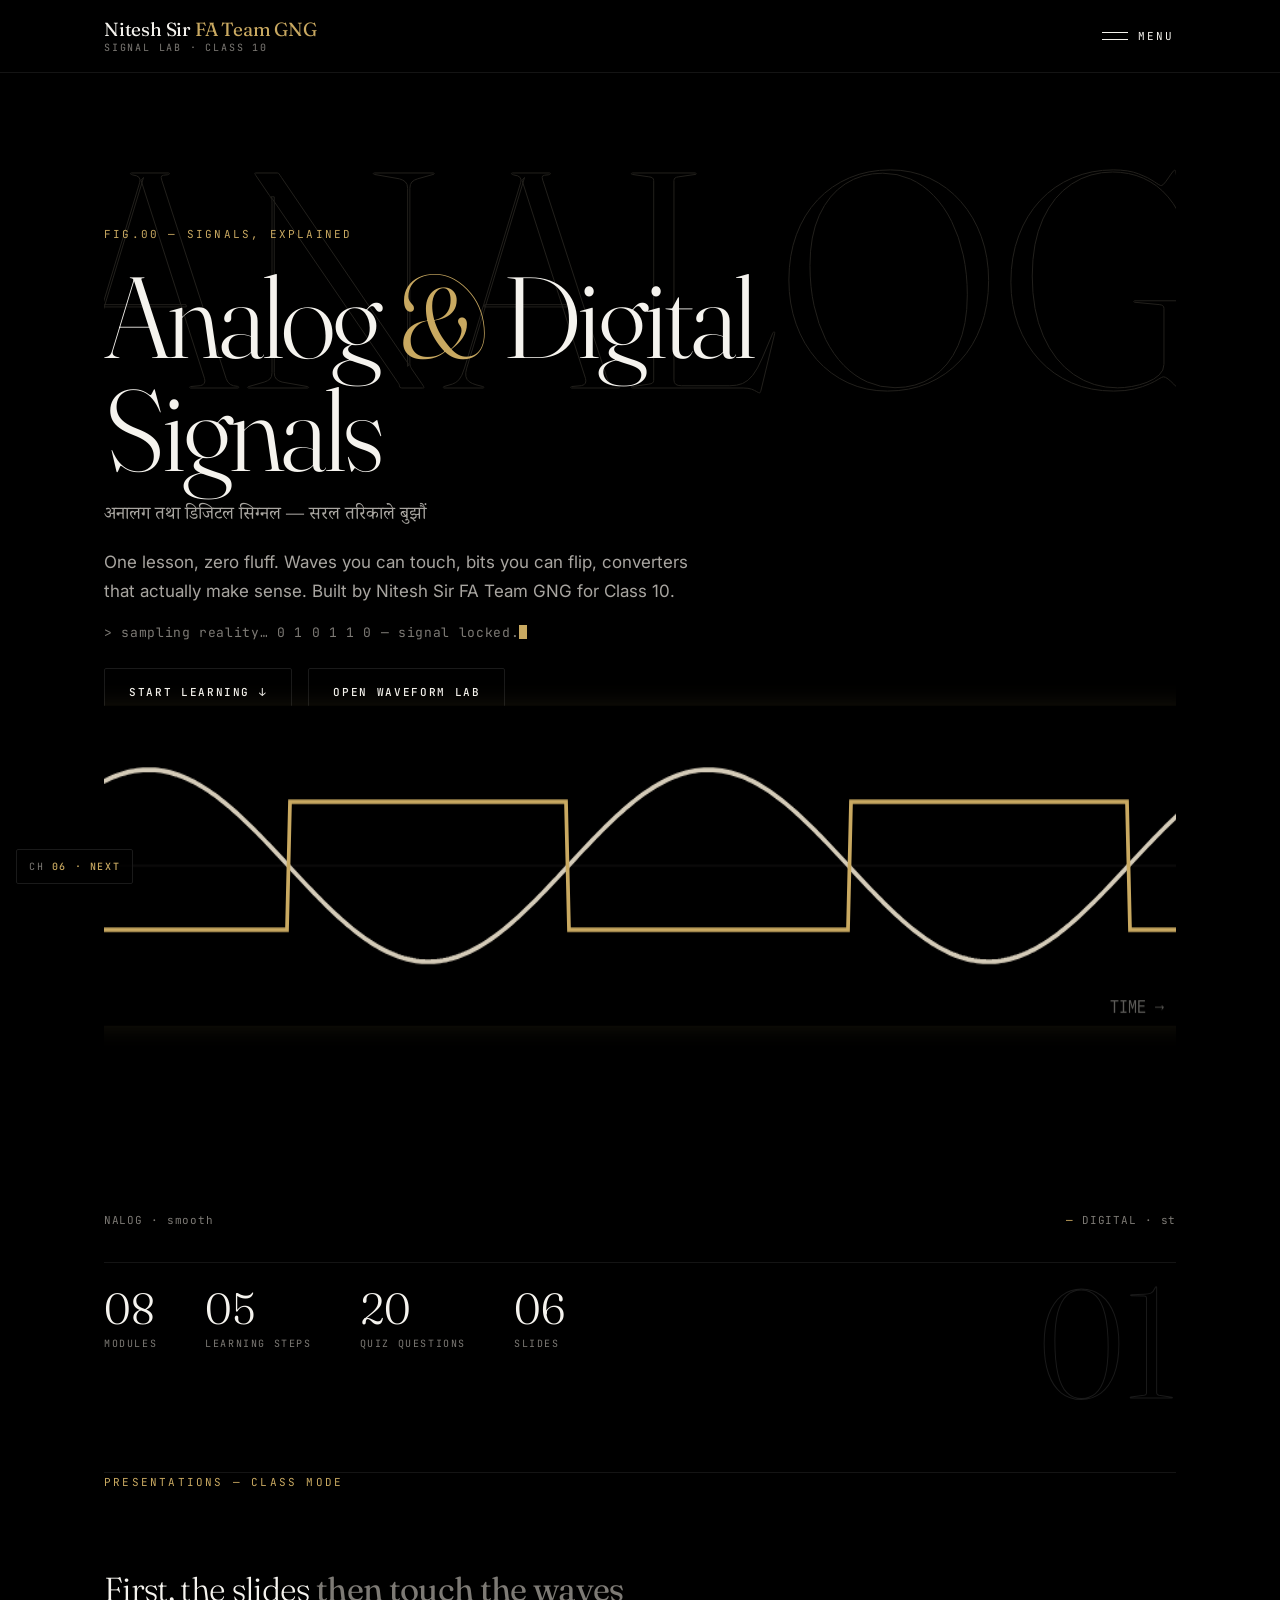
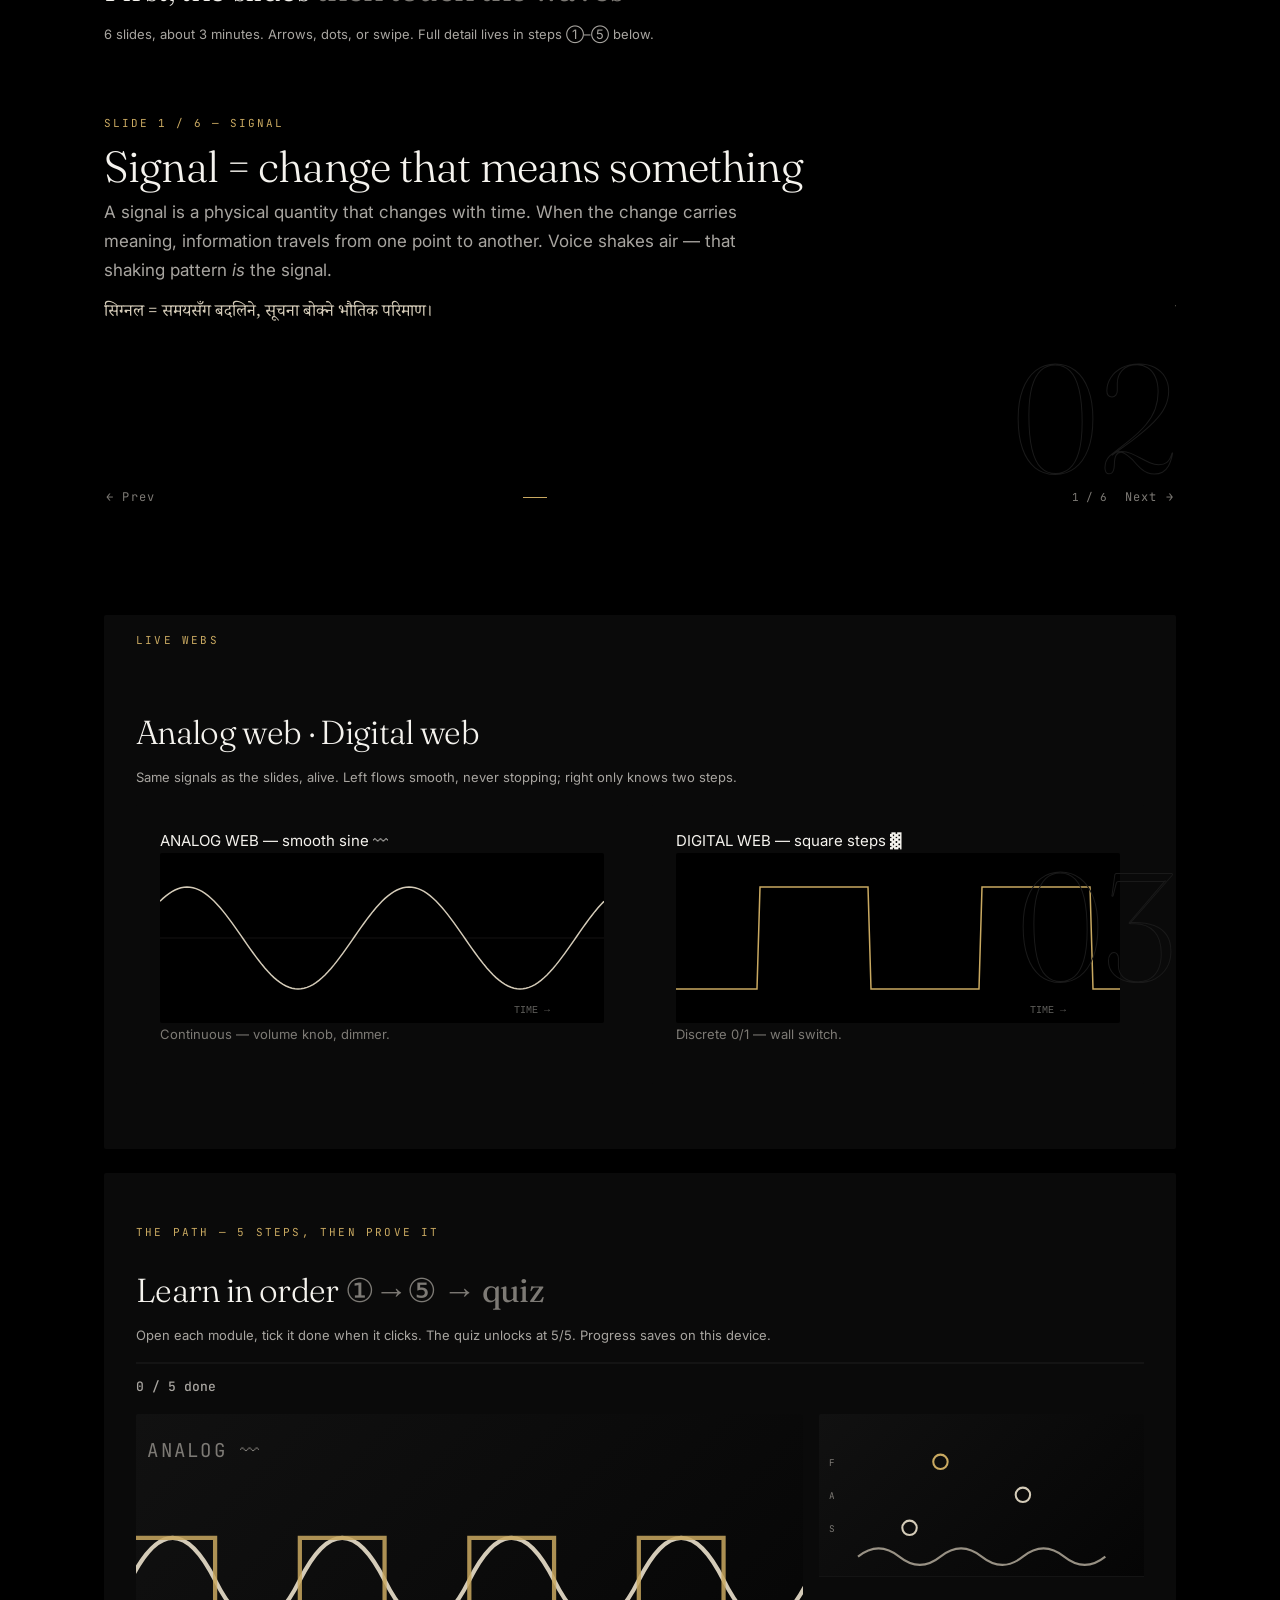
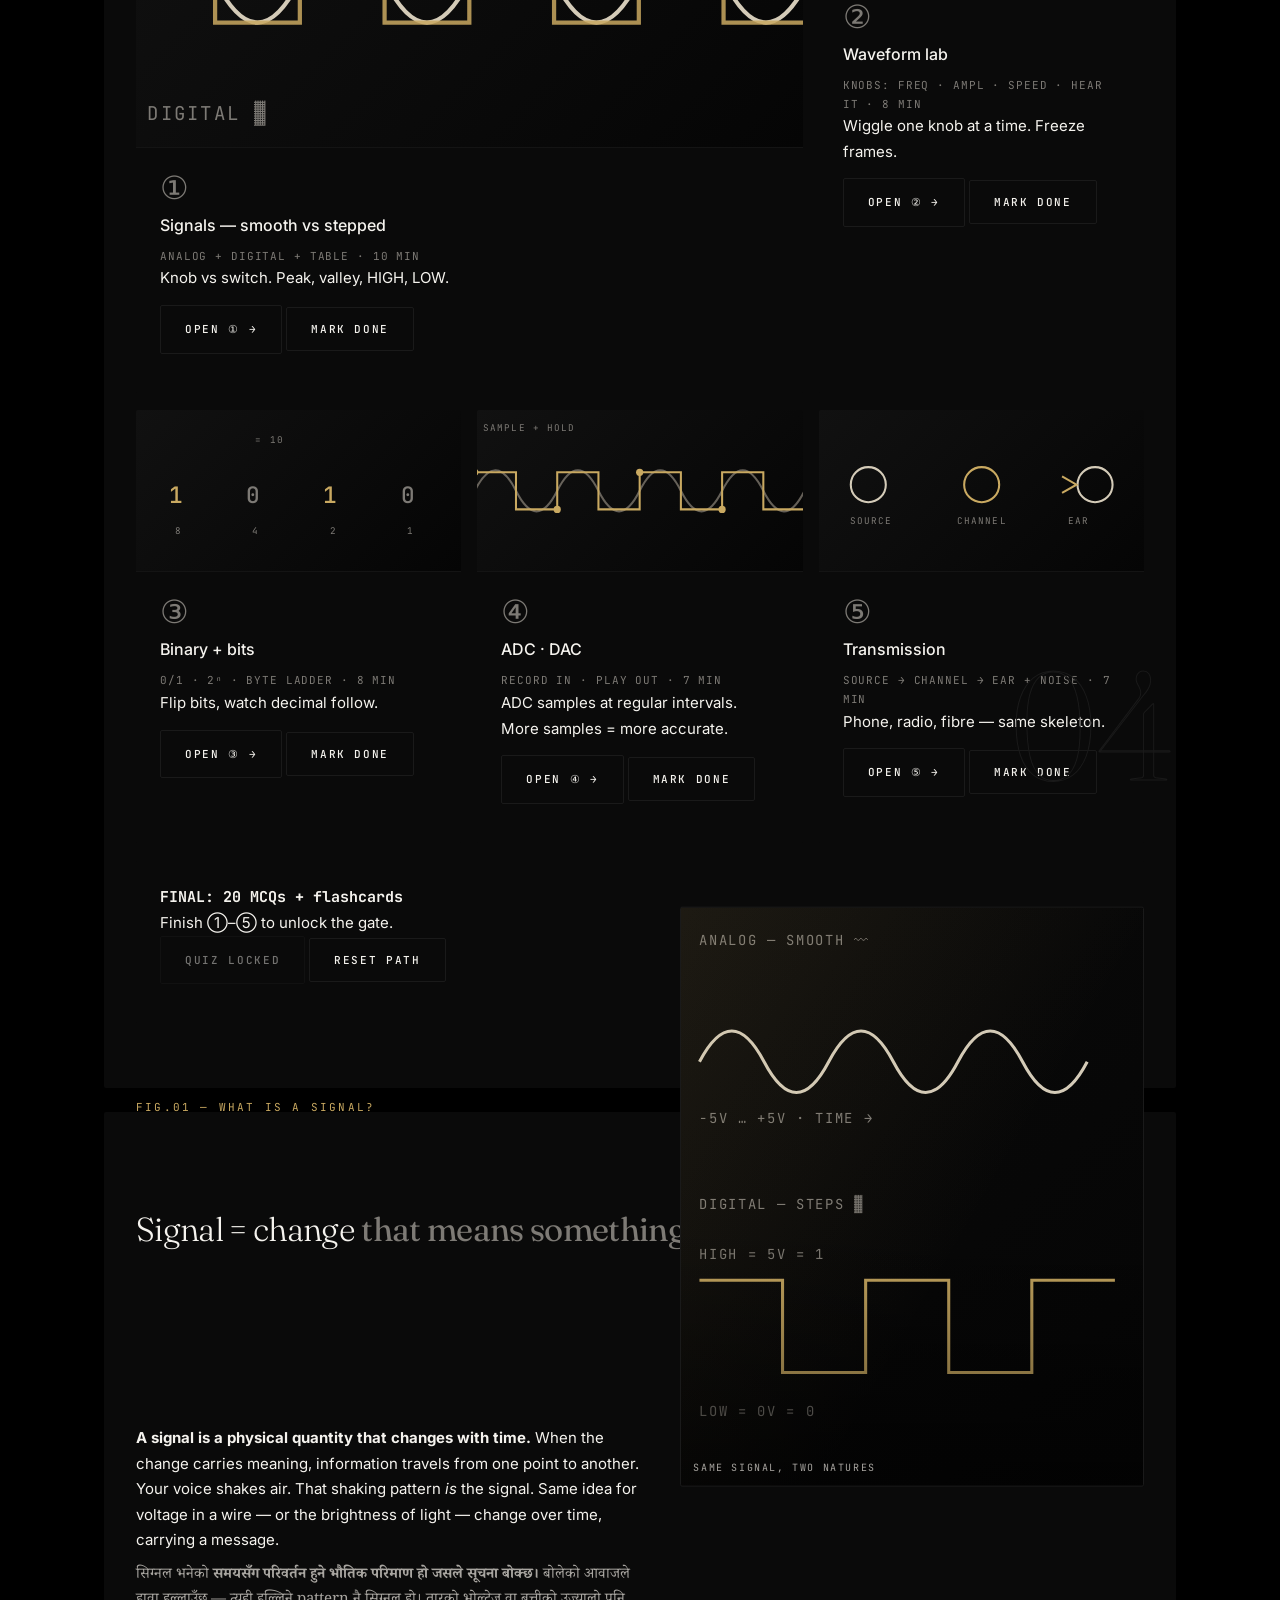
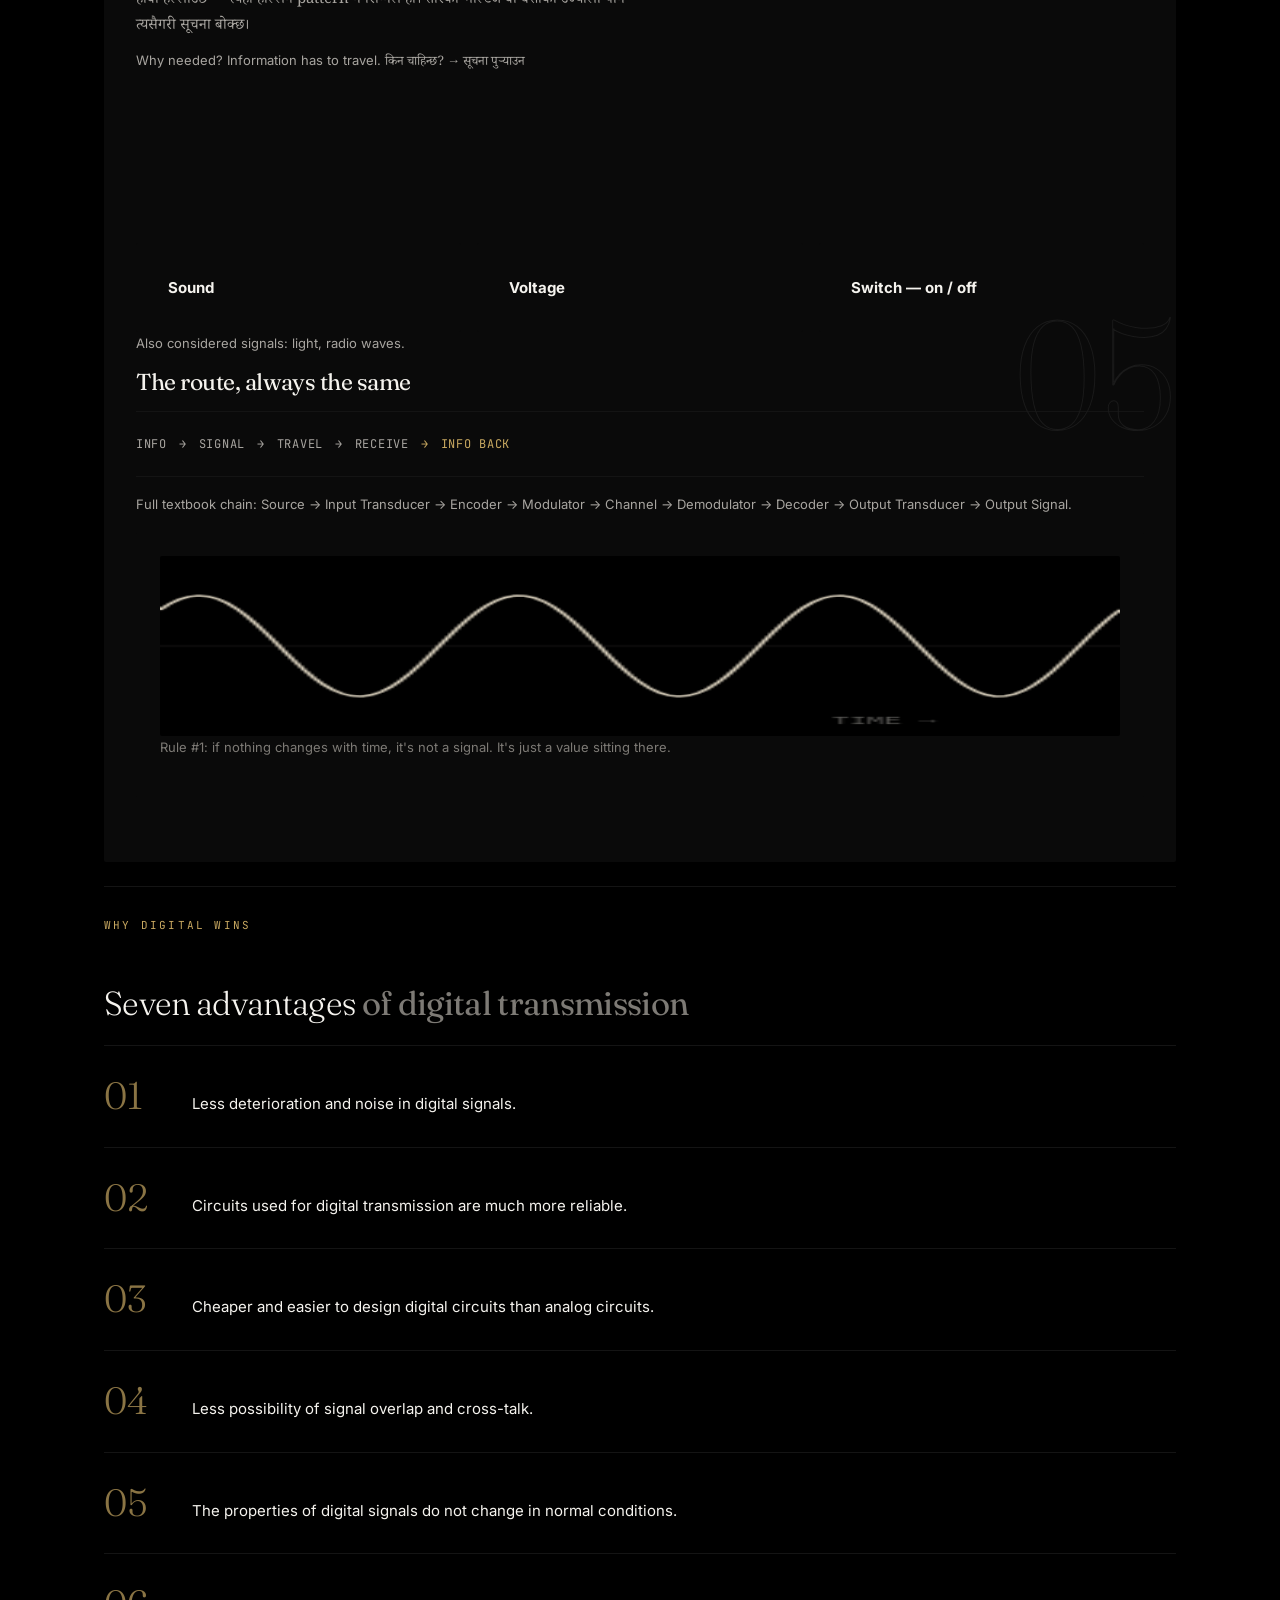
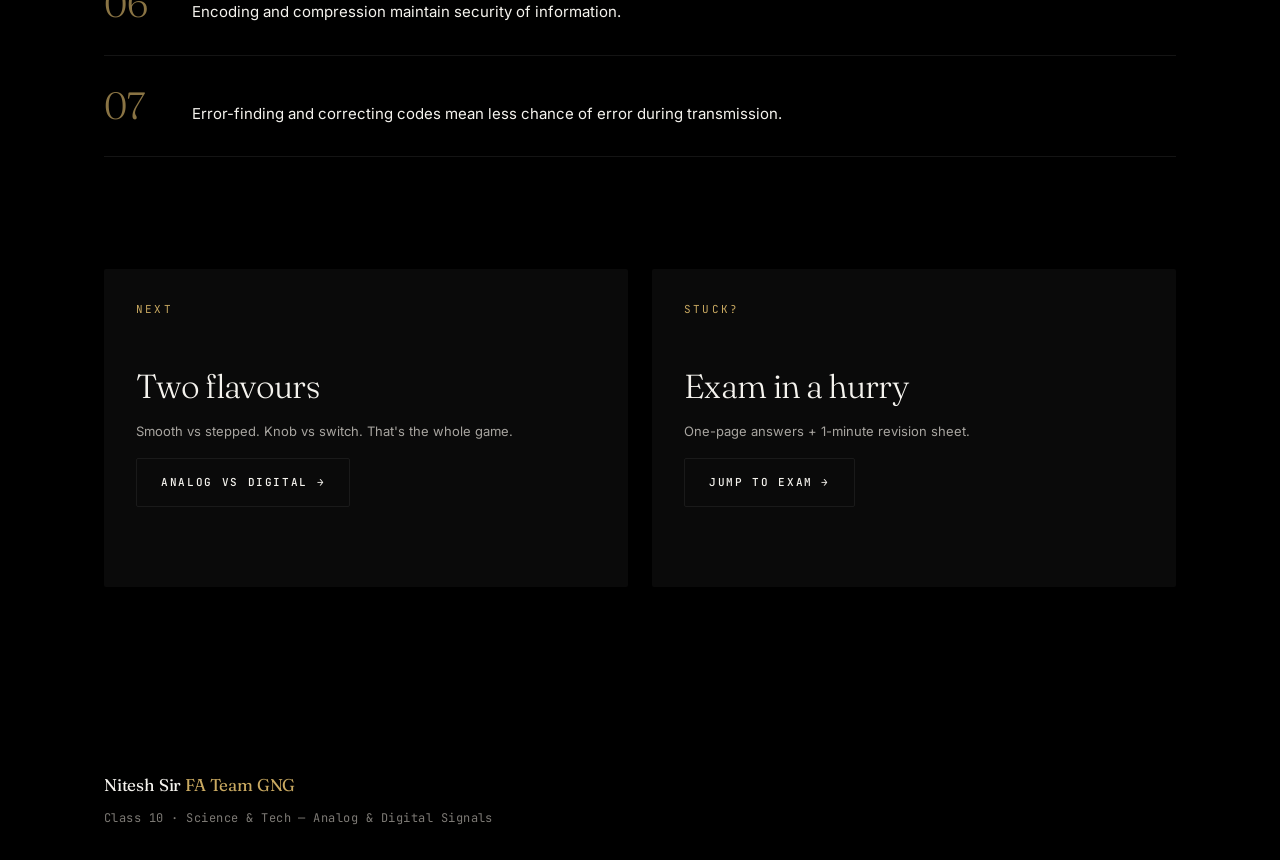
<file: index.html>
<!DOCTYPE html><html lang="en"><head><meta charset="UTF-8"><meta name="viewport" content="width=device-width,initial-scale=1">
<title>Nitesh Sir FA Team GNG — Analog & Digital Signals · Class 10</title><link rel="icon" href="assets/favicon.svg" type="image/svg+xml"><link rel="stylesheet" href="style.css?v=16">
<link rel="preconnect" href="https://fonts.googleapis.com">
<link rel="preconnect" href="https://fonts.gstatic.com" crossorigin>
<link href="https://fonts.googleapis.com/css2?family=Fraunces:opsz,wght@9..144,300;9..144,400;9..144,500&family=Inter:wght@400;500;600&family=JetBrains+Mono:wght@400;500&family=Noto+Serif+Devanagari:wght@400;500&display=swap" rel="stylesheet">
</head>
<body data-lang="both">
<a class="skip-link" href="#main-content">Skip to content</a>
<div id="loader" aria-hidden="true"><div class="loader-bg"></div><div class="loader-scrim"></div>
<div class="loader-inner"><div class="loader-mark">Nitesh Sir <em>FA Team GNG</em></div>
<div class="loader-sub">Signal Lab · Class 10</div>
<div class="loader-bar"><span id="loadfill"></span></div>
<div class="loader-count"><span id="loadnum">00</span> / 100</div></div></div>
<noscript><style>#loader{display:none}</style></noscript>
<header class="top"><div class="top-in">
<a class="brand" href="index.html" aria-label="Nitesh Sir FA Team GNG — Signal Lab, home"><span class="brand-name">Nitesh Sir <em>FA Team GNG</em></span><small class="brand-sub">Signal Lab · Class 10</small></a>
<button class="menu-btn" id="menubtn" aria-expanded="false" aria-controls="menupanel"><span class="menu-lines" aria-hidden="true"><span></span><span></span></span><span class="menu-word">Menu</span></button>
</div>
<div class="menupanel" id="menupanel"><nav class="pages" aria-label="Primary"><a href="index.html"><span class="navnum">01</span><span>Intro</span></a><a href="analog-digital.html"><span class="navnum">02</span><span>Signals</span></a><a href="lab.html"><span class="navnum">03</span><span>Lab</span></a><a href="binary.html"><span class="navnum">04</span><span>Binary</span></a><a href="converters.html"><span class="navnum">05</span><span>ADC·DAC</span></a><a href="transmission.html"><span class="navnum">06</span><span>Transmit</span></a><a href="quiz.html"><span class="navnum">07</span><span>Quiz</span></a><a href="exam.html"><span class="navnum">08</span><span>Exam</span></a></nav>
<div class="menu-tools"><div class="searchwrap"><input id="sin" type="search" placeholder="search…" aria-label="Search"><div id="sdrop"></div></div>
<div class="lang"><button data-l="en">EN</button><button data-l="both" class="on">EN+NE</button><button data-l="ne">NE</button></div></div>
</div></header>
<div class="wrap" id="main-content">
<div class="hero"><div class="backdrop" aria-hidden="true" data-pxx="-0.12">ANALOG</div><div class="hero-copy">
<span class="eyebrow rise" style="--d:0ms">Fig.00 — Signals, explained</span>
<h1 class="rise" style="--d:90ms">Analog <em>&</em> Digital Signals</h1>
<div class="ne-big rise" style="--d:180ms">अनालग तथा डिजिटल सिग्नल — सरल तरिकाले बुझौं</div>
<p class="lede rise" style="--d:270ms">One lesson, zero fluff. Waves you can touch, bits you can flip, converters that actually make sense. Built by Nitesh Sir FA Team GNG for Class 10.</p>
<div class="type rise" style="--d:360ms" id="typeline" aria-live="polite"></div>
<div class="btnrow rise" style="--d:450ms"><a class="btn" href="#path">Start Learning ↓</a><a class="btn" href="lab.html">Open waveform lab</a></div>
<div class="progress-line rise" style="--d:540ms">MODULES VISITED <span class="progress-dots">○○○○○○○○</span> <span class="progress-num">0/8</span></div>
<div class="scroll-cue rise" style="--d:630ms" aria-hidden="true">Scroll to begin</div>
</div><div class="stage rise" style="--d:300ms"><canvas class="screen" id="heroA" data-parallax="0.2"></canvas>
<div class="stage-cap"><span><span style="color:var(--analog)">—</span> ANALOG · smooth</span><span><span style="color:var(--digital)">—</span> DIGITAL · steps</span></div></div>
<div class="stat-row rise" style="--d:700ms"><div><div class="stat-num"><span data-countup="8">00</span></div><div class="stat-label">Modules</div></div><div><div class="stat-num"><span data-countup="5">00</span></div><div class="stat-label">Learning steps</div></div><div><div class="stat-num"><span data-countup="20">00</span></div><div class="stat-label">Quiz questions</div></div><div><div class="stat-num"><span data-countup="6">00</span></div><div class="stat-label">Slides</div></div></div></div>

<div class="panel flush chapter" id="slides" data-chapter="01 · Slides" data-from="left"><span class="chnum" data-px="0.1" aria-hidden="true">01</span><span class="eyebrow" data-parallax="0.1">Presentations — class mode</span><h2>First, the slides <span class="thin">then touch the waves</span></h2>
<p class="small">6 slides, about 3 minutes. Arrows, dots, or swipe. Full detail lives in steps ①–⑤ below.</p>
<div class="deck" data-deck tabindex="0" role="region" aria-label="Presentation slides — use arrow keys to navigate"><div class="deck-view"><div class="deck-track">
<section class="slide"><span class="snum">Slide 1 / 6 — Signal</span><h3>Signal = change that means something</h3>
<p>A signal is a physical quantity that changes with time. When the change carries meaning, information travels from one point to another. Voice shakes air — that shaking pattern <i>is</i> the signal.</p>
<p class="ne-line">सिग्नल = समयसँग बदलिने, सूचना बोक्ने भौतिक परिमाण।</p></section>
<section class="slide"><span class="snum">Slide 2 / 6 — Analog</span><h3>Analog: smooth &amp; continuous 〰</h3>
<p>Analog: continuously changing physical quantity. Smooth sine wave, e.g., −5V to +5V. Natural voice, old radio. Peak = top, valley = bottom, amplitude = strength (supplementary terms).</p>
<p class="ne-line">लगातार परिवर्तन — जुनसुकै मान, smooth wave।</p></section>
<section class="slide"><span class="snum">Slide 3 / 6 — Digital</span><h3>Digital: fixed steps ▓</h3>
<p>Only fixed levels — HIGH = 5V = 1, LOW = 0V = 0. Square-step waveform. This is what computers eat.</p>
<p class="ne-line">Fixed मान मात्र — HIGH = 1, LOW = 0।</p></section>
<section class="slide"><span class="snum">Slide 4 / 6 — Binary</span><h3>Binary: only 0 and 1</h3>
<p>1 bit = one binary digit. 8 bits = 1 byte. Exam rule: n bits → 2ⁿ possible combinations. 3 bits → 8.</p>
<p>Bit: A bit is the smallest form of data on a computer. It is short form of binary digit and can be either 0 or 1. Byte: A group of eight bits which works as a single unit of data in computer.</p>
<p class="ne-line">1 bit = एउटा अंक, 8 bit = 1 byte, n bit → 2ⁿ।</p></section>
<section class="slide"><span class="snum">Slide 5 / 6 — ADC · DAC</span><h3>Bridges both ways</h3>
<p>ADC: analog → digital (recording in). DAC: digital → analog (playing out). A→D in, D→A out.</p>
<p class="ne-line">रेकर्ड = ADC, बजाउने = DAC।</p></section>
<section class="slide"><span class="snum">Slide 6 / 6 — On the wire</span><h3>Send it, survive noise</h3>
<p>Source → encode → channel → decode. Noise = unwanted signal added by the channel. Distortion = change in the signal's shape. Digital signals are protected from both by encoding and error-checking codes.</p>
<p class="small">Full textbook chain: Source → Input Transducer → Encoder → Modulator → Channel → Demodulator → Decoder → Output Transducer → Output Signal.</p>
<p class="ne-line">Noise = फोहोर थपिनु; digital लाई सच्याउन मिल्छ।</p></section>
</div></div>
<div class="deck-bar"><button class="dbtn" data-prev type="button">← Prev</button><div class="dots" data-dots></div><span class="dcount" data-count>1 / 6</span><button class="dbtn" data-next type="button">Next →</button></div></div></div>

<div class="panel chapter" data-chapter="02 · Live" data-from="right"><span class="chnum" data-px="0.1" aria-hidden="true">02</span><span class="eyebrow" data-parallax="0.1">Live webs</span><h2>Analog web · Digital web</h2>
<p class="small">Same signals as the slides, alive. Left flows smooth, never stopping; right only knows two steps.</p>
<div class="grid2">
<div class="darkbox">ANALOG WEB — smooth sine 〰<canvas class="screen" id="homeAna" style="height:170px"></canvas><p class="small" style="color:var(--text-muted)">Continuous — volume knob, dimmer.</p></div>
<div class="darkbox">DIGITAL WEB — square steps ▓<canvas class="screen" id="homeDig" style="height:170px"></canvas><p class="small" style="color:var(--text-muted)">Discrete 0/1 — wall switch.</p></div>
</div></div>

<div class="panel chapter" id="path" data-chapter="03 · Path" data-from="left"><span class="chnum" data-px="0.1" aria-hidden="true">03</span><span class="eyebrow" data-parallax="0.1">The path — 5 steps, then prove it</span><h2>Learn in order <span class="thin">①→⑤ → quiz</span></h2>
<p class="small">Open each module, tick it done when it clicks. The quiz unlocks at 5/5. Progress saves on this device.</p>
<div class="bar" style="margin-bottom:12px"><div class="bar-fill" id="pathfill" style="width:0%"></div></div>
<p class="small" id="pathcount" style="font-family:var(--mono);font-weight:500">0 / 5 done</p>
<div class="cards" id="pathcards" data-reveal-stagger>
<div class="path-card" data-reveal data-step="s1"><div class="thumb"><svg class="diagram" viewBox="0 0 320 160" role="img" aria-label="Analog sine wave and digital square wave"><line class="w-axis" x1="0" y1="80" x2="320" y2="80"/><path class="w-analog" d="M0,80 Q20,40 40,80 T80,80 T120,80 T160,80 T200,80 T240,80 T280,80 T320,80"/><path class="w-digital" d="M0,60 H40 V100 H80 V60 H120 V100 H160 V60 H200 V100 H240 V60 H280 V100 H320" opacity="0.85"/><text class="w-label" x="8" y="22">ANALOG 〰</text><text class="w-label" x="8" y="146">DIGITAL ▓</text></svg></div><div class="pbody"><span class="path-step">①</span><div class="path-title">Signals — smooth vs stepped</div><div class="path-meta">Analog + Digital + table · 10 min</div><div class="more">Knob vs switch. Peak, valley, HIGH, LOW.</div><p><a class="btn" href="analog-digital.html">Open ① →</a> <button type="button" class="btn donebtn" data-d="s1">Mark done</button></p></div></div>
<div class="path-card" data-reveal data-step="s2"><div class="thumb"><svg class="diagram" viewBox="0 0 320 160" role="img" aria-label="Frequency, amplitude and speed sliders shaping a wave"><line class="w-axis" x1="40" y1="48" x2="280" y2="48"/><line class="w-axis" x1="40" y1="80" x2="280" y2="80"/><line class="w-axis" x1="40" y1="112" x2="280" y2="112"/><circle class="w-digital" cx="120" cy="48" r="7" fill="none" style="stroke:var(--digital);fill:none;stroke-width:2"/><circle cx="200" cy="80" r="7" style="fill:none;stroke:var(--analog);stroke-width:2"/><circle cx="90" cy="112" r="7" style="fill:none;stroke:var(--analog);stroke-width:2"/><text class="w-label" x="12" y="52">F</text><text class="w-label" x="12" y="84">A</text><text class="w-label" x="12" y="116">S</text><path class="w-analog" d="M40,140 Q60,124 80,140 T120,140 T160,140 T200,140 T240,140 T280,140" opacity="0.7"/></svg></div><div class="pbody"><span class="path-step">②</span><div class="path-title">Waveform lab</div><div class="path-meta">Knobs: freq · ampl · speed · hear it · 8 min</div><div class="more">Wiggle one knob at a time. Freeze frames.</div><p><a class="btn" href="lab.html">Open ② →</a> <button type="button" class="btn donebtn" data-d="s2">Mark done</button></p></div></div>
<div class="path-card" data-reveal data-step="s3"><div class="thumb"><svg class="diagram" viewBox="0 0 320 160" role="img" aria-label="Four bits 1 0 1 0 equal decimal 10"><text class="w-bit" x="34" y="92" style="fill:var(--digital)">1</text><text class="w-bit" x="109" y="92" style="fill:var(--text-muted)">0</text><text class="w-bit" x="184" y="92" style="fill:var(--digital)">1</text><text class="w-bit" x="259" y="92" style="fill:var(--text-muted)">0</text><text class="w-label" x="40" y="122">8</text><text class="w-label" x="115" y="122">4</text><text class="w-label" x="190" y="122">2</text><text class="w-label" x="265" y="122">1</text><text class="w-label" x="118" y="34">= 10</text></svg></div><div class="pbody"><span class="path-step">③</span><div class="path-title">Binary + bits</div><div class="path-meta">0/1 · 2ⁿ · byte ladder · 8 min</div><div class="more">Flip bits, watch decimal follow.</div><p><a class="btn" href="binary.html">Open ③ →</a> <button type="button" class="btn donebtn" data-d="s3">Mark done</button></p></div></div>
<div class="path-card" data-reveal data-step="s4"><div class="thumb"><svg class="diagram" viewBox="0 0 320 160" role="img" aria-label="ADC sampling: smooth wave held as amber steps"><path class="w-analog" d="M0,80 Q20,40 40,80 T80,80 T120,80 T160,80 T200,80 T240,80 T280,80 T320,80" opacity="0.45"/><path class="w-digital" d="M0,62 H40 V62 H40 V98 H80 V98 H80 V62 H120 V62 H120 V98 H160 V98 H160 V62 H200 V62 H200 V98 H240 V98 H240 V62 H280 V62 H280 V98 H320"/><circle class="w-dot" cx="0" cy="62" r="3.5"/><circle class="w-dot" cx="80" cy="98" r="3.5"/><circle class="w-dot" cx="160" cy="62" r="3.5"/><circle class="w-dot" cx="240" cy="98" r="3.5"/><text class="w-label" x="8" y="22">SAMPLE + HOLD</text></svg></div><div class="pbody"><span class="path-step">④</span><div class="path-title">ADC · DAC</div><div class="path-meta">Record in · play out · 7 min</div><div class="more">ADC samples at regular intervals. More samples = more accurate.</div><p><a class="btn" href="converters.html">Open ④ →</a> <button type="button" class="btn donebtn" data-d="s4">Mark done</button></p></div></div>
<div class="path-card" data-reveal data-step="s5"><div class="thumb"><svg class="diagram" viewBox="0 0 320 160" role="img" aria-label="Transmission chain: source, channel, receiver"><line class="w-axis" x1="50" y1="74" x2="270" y2="74"/><circle cx="50" cy="74" r="17" style="fill:none;stroke:var(--analog);stroke-width:2"/><circle cx="160" cy="74" r="17" style="fill:none;stroke:var(--digital);stroke-width:2"/><circle cx="270" cy="74" r="17" style="fill:none;stroke:var(--analog);stroke-width:2"/><path d="M238,66 L252,74 L238,82" class="w-digital"/><text class="w-label" x="32" y="112">SOURCE</text><text class="w-label" x="136" y="112">CHANNEL</text><text class="w-label" x="244" y="112">EAR</text></svg></div><div class="pbody"><span class="path-step">⑤</span><div class="path-title">Transmission</div><div class="path-meta">Source → channel → ear + noise · 7 min</div><div class="more">Phone, radio, fibre — same skeleton.</div><p><a class="btn" href="transmission.html">Open ⑤ →</a> <button type="button" class="btn donebtn" data-d="s5">Mark done</button></p></div></div>
</div>
<div class="callout" id="quizgate" style="margin-top:16px"><b style="font-family:var(--mono)">FINAL: 20 MCQs + flashcards</b><br><span class="small" id="gatemsg">Finish ①–⑤ to unlock the gate.</span><p><a class="btn" id="gatebtn" href="quiz.html" aria-disabled="true" style="opacity:.45;pointer-events:none">Quiz locked</a> <button type="button" class="btn" id="pathreset">Reset path</button></p></div></div>

<div class="panel chapter" data-chapter="04 · Signal" data-from="right"><span class="chnum" data-px="0.1" aria-hidden="true">04</span><span class="eyebrow" data-parallax="0.1">Fig.01 — What is a signal?</span><h2>Signal = change <span class="thin">that means something</span></h2>
<div class="split"><div>
<div class="en"><b>A signal is a physical quantity that changes with time.</b> When the change carries meaning, information travels from one point to another. Your voice shakes air. That shaking pattern <i>is</i> the signal. Same idea for voltage in a wire — or the brightness of light — change over time, carrying a message.</div>
<div class="ne">सिग्नल भनेको <b>समयसँग परिवर्तन हुने भौतिक परिमाण हो जसले सूचना बोक्छ।</b> बोलेको आवाजले हावा हल्लाउँछ — त्यही हल्लिने pattern नै सिग्नल हो। तारको भोल्टेज वा बत्तीको उज्यालो पनि त्यसैगरी सूचना बोक्छ।</div>
<p class="small">Why needed? Information has to travel. <span class="ne" style="display:inline">किन चाहिन्छ? → सूचना पुर्‍याउन</span></p>
</div><figure class="lux-img tall" data-px="0.08"><svg class="diagram" viewBox="0 0 300 375" role="img" aria-label="Analog sine versus digital square wave"><text class="w-label" x="12" y="24">ANALOG — SMOOTH 〰</text><line class="w-axis" x1="12" y1="100" x2="288" y2="100"/><path class="w-analog" d="M12,100 Q33,60 54,100 T96,100 T138,100 T180,100 T222,100 T264,100" stroke-width="2.5"/><text class="w-label" x="12" y="140">−5V … +5V · TIME →</text><text class="w-label" x="12" y="196">DIGITAL — STEPS ▓</text><line class="w-axis" x1="12" y1="272" x2="288" y2="272"/><path class="w-digital" d="M12,242 H66 V302 H120 V242 H174 V302 H228 V242 H282" stroke-width="2.5"/><text class="w-label" x="12" y="228">HIGH = 5V = 1</text><text class="w-label" x="12" y="330">LOW = 0V = 0</text></svg><figcaption>Same signal, two natures</figcaption></figure></div>
<div class="cards">
<div class="cardx" tabindex="0" data-toggle><b>Sound</b><div class="more">Air pressure wobbling over time. बोल्दाको हावा।</div></div>
<div class="cardx" tabindex="0" data-toggle><b>Voltage</b><div class="more">Electric level rising and falling continuously in a wire.</div></div>
<div class="cardx" tabindex="0" data-toggle><b>Switch — on / off</b><div class="more">5V = HIGH = 1, 0V = LOW = 0. The digital signal.</div></div>
</div>
<p class="small">Also considered signals: light, radio waves.</p>
<h3>The route, always the same</h3>
<div class="chain"><span>INFO</span><span>SIGNAL</span><span>TRAVEL</span><span>RECEIVE</span><span>INFO BACK</span></div>
<p class="small">Full textbook chain: Source → Input Transducer → Encoder → Modulator → Channel → Demodulator → Decoder → Output Transducer → Output Signal.</p>
<div class="darkbox"><canvas id="chainScope"></canvas><p class="small" style="color:var(--text-muted)">Rule #1: if nothing changes with time, it's not a signal. It's just a value sitting there.</p></div>
</div>

<div class="panel flush chapter" data-chapter="05 · Why digital" data-from="left"><span class="chnum" data-px="0.1" aria-hidden="true">05</span><span class="eyebrow" data-parallax="0.1">Why digital wins</span><h2>Seven advantages <span class="thin">of digital transmission</span></h2>
<ol class="adv">
<li>Less deterioration and noise in digital signals.</li>
<li>Circuits used for digital transmission are much more reliable.</li>
<li>Cheaper and easier to design digital circuits than analog circuits.</li>
<li>Less possibility of signal overlap and cross-talk.</li>
<li>The properties of digital signals do not change in normal conditions.</li>
<li>Encoding and compression maintain security of information.</li>
<li>Error-finding and correcting codes mean less chance of error during transmission.</li>
</ol>
</div>

<div class="grid2 chapter" data-chapter="06 · Next" data-from="right">
<div class="panel"><span class="eyebrow" data-parallax="0.1">Next</span><h2>Two flavours</h2><p class="small">Smooth vs stepped. Knob vs switch. That's the whole game.</p><p><a class="btn" href="analog-digital.html">Analog vs Digital →</a></p></div>
<div class="panel"><span class="eyebrow" data-parallax="0.1">Stuck?</span><h2>Exam in a hurry</h2><p class="small">One-page answers + 1-minute revision sheet.</p><p><a class="btn" href="exam.html">Jump to Exam →</a></p></div>
</div>
</div>
<footer data-reveal><span class="brand-name">Nitesh Sir <em>FA Team GNG</em></span><p>Class 10 · Science &amp; Tech — Analog &amp; Digital Signals</p></footer>
<script src="app.js?v=20"></script></body></html>
</file>
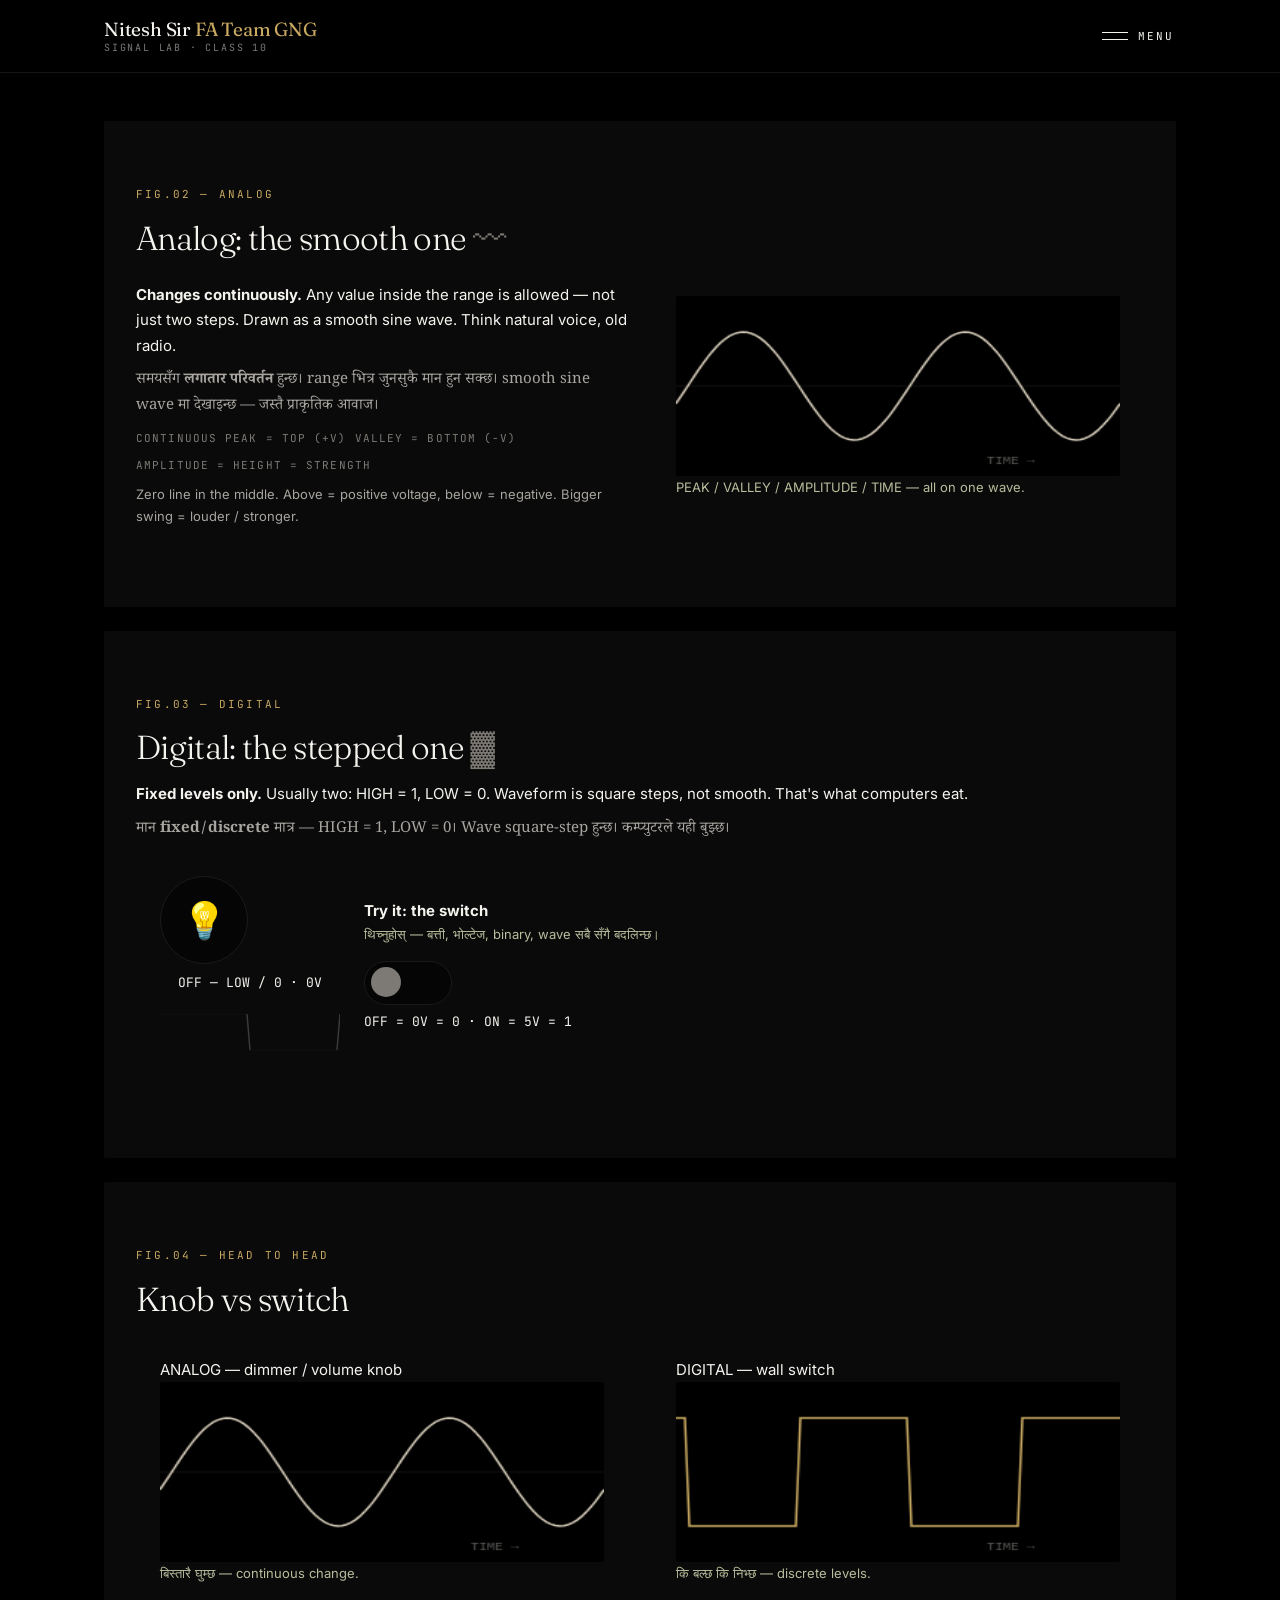
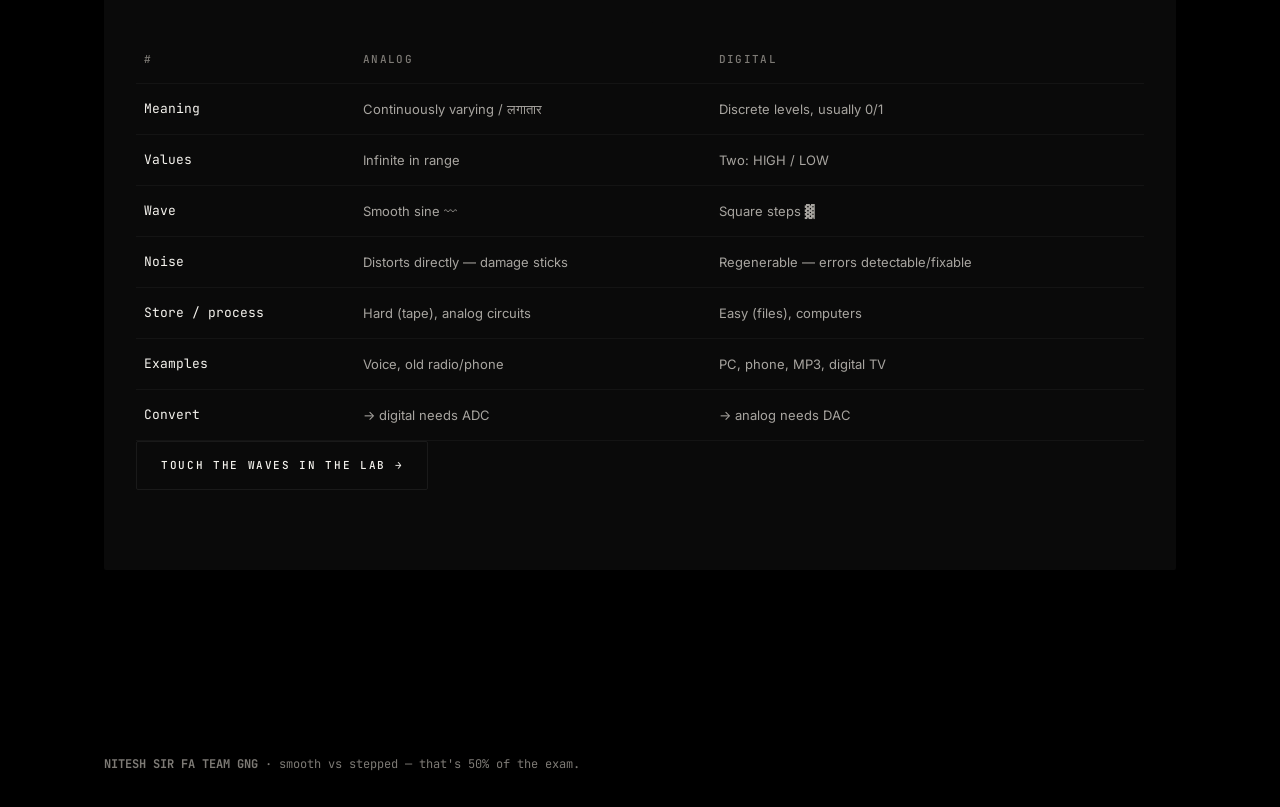
<file: analog-digital.html>
<!DOCTYPE html><html lang="en"><head><meta charset="UTF-8"><meta name="viewport" content="width=device-width,initial-scale=1">
<title>Signals — Nitesh Sir FA Team GNG</title><link rel="icon" href="assets/favicon.svg" type="image/svg+xml"><link rel="stylesheet" href="style.css?v=16">
<link rel="preconnect" href="https://fonts.googleapis.com">
<link rel="preconnect" href="https://fonts.gstatic.com" crossorigin>
<link href="https://fonts.googleapis.com/css2?family=Fraunces:opsz,wght@9..144,300;9..144,400;9..144,500&family=Inter:wght@400;500;600&family=JetBrains+Mono:wght@400;500&family=Noto+Serif+Devanagari:wght@400;500&display=swap" rel="stylesheet"></head>
<body data-lang="both">
<a class="skip-link" href="#main-content">Skip to content</a>
<div id="loader" aria-hidden="true"><div class="loader-bg"></div><div class="loader-scrim"></div>
<div class="loader-inner"><div class="loader-mark">Nitesh Sir <em>FA Team GNG</em></div>
<div class="loader-sub">Signal Lab · Class 10</div>
<div class="loader-bar"><span id="loadfill"></span></div>
<div class="loader-count"><span id="loadnum">00</span> / 100</div></div></div>
<noscript><style>#loader{display:none}</style></noscript>
<header class="top"><div class="top-in">
<a class="brand" href="index.html" aria-label="Nitesh Sir FA Team GNG — Signal Lab, home"><span class="brand-name">Nitesh Sir <em>FA Team GNG</em></span><small class="brand-sub">Signal Lab · Class 10</small></a>
<button class="menu-btn" id="menubtn" aria-expanded="false" aria-controls="menupanel"><span class="menu-lines" aria-hidden="true"><span></span><span></span></span><span class="menu-word">Menu</span></button>
</div>
<div class="menupanel" id="menupanel"><nav class="pages" aria-label="Primary"><a href="index.html"><span class="navnum">01</span><span>Intro</span></a><a href="analog-digital.html"><span class="navnum">02</span><span>Signals</span></a><a href="lab.html"><span class="navnum">03</span><span>Lab</span></a><a href="binary.html"><span class="navnum">04</span><span>Binary</span></a><a href="converters.html"><span class="navnum">05</span><span>ADC·DAC</span></a><a href="transmission.html"><span class="navnum">06</span><span>Transmit</span></a><a href="quiz.html"><span class="navnum">07</span><span>Quiz</span></a><a href="exam.html"><span class="navnum">08</span><span>Exam</span></a></nav>
<div class="menu-tools"><div class="searchwrap"><input id="sin" type="search" placeholder="search…" aria-label="Search"><div id="sdrop"></div></div>
<div class="lang"><button data-l="en">EN</button><button data-l="both" class="on">EN+NE</button><button data-l="ne">NE</button></div></div>
</div></header>
<div class="wrap" id="main-content">
<div class="panel"><span class="fig">FIG.02 — ANALOG</span><h2>Analog: the smooth one <span class="thin">〰</span></h2>
<div class="grid2"><div>
<div class="en"><b>Changes continuously.</b> Any value inside the range is allowed — not just two steps. Drawn as a smooth sine wave. Think natural voice, old radio.</div>
<div class="ne">समयसँग <b>लगातार परिवर्तन</b> हुन्छ। range भित्र जुनसुकै मान हुन सक्छ। smooth sine wave मा देखाइन्छ — जस्तै प्राकृतिक आवाज।</div>
<div class="stickers"><span class="st go">CONTINUOUS</span><span class="st">PEAK = top (+V)</span><span class="st">VALLEY = bottom (−V)</span><span class="st">AMPLITUDE = height = strength</span></div>
<p class="small">Zero line in the middle. Above = positive voltage, below = negative. Bigger swing = louder / stronger.</p>
</div><div class="darkbox"><canvas id="anaScope"></canvas><p class="small" style="color:#b9bd9c">PEAK / VALLEY / AMPLITUDE / TIME — all on one wave.</p></div></div></div>

<div class="panel"><span class="fig">FIG.03 — DIGITAL</span><h2>Digital: the stepped one <span class="thin">▓</span></h2>
<div class="en"><b>Fixed levels only.</b> Usually two: HIGH = 1, LOW = 0. Waveform is square steps, not smooth. That's what computers eat.</div>
<div class="ne">मान <b>fixed/discrete</b> मात्र — HIGH = 1, LOW = 0। Wave square-step हुन्छ। कम्प्युटरले यही बुझ्छ।</div>
<div class="bulbring"><div style="text-align:center"><div class="bulb" id="bulb">💡</div><div id="bstate" style="font-family:var(--mono);font-size:13px;margin-top:8px">OFF — LOW / 0 · 0V</div><canvas id="bulbScope" style="width:180px;height:60px;margin-top:8px"></canvas></div>
<div><b>Try it: the switch</b><p class="small" style="color:#b9bd9c">थिच्नुहोस् — बत्ती, भोल्टेज, binary, wave सबै सँगै बदलिन्छ।</p><button class="sw" id="sw" role="switch" aria-checked="false" aria-label="Toggle"></button><p style="font-family:var(--mono);font-size:13px">OFF = 0V = 0 · ON = 5V = 1</p></div></div></div>

<div class="panel"><span class="fig">FIG.04 — HEAD TO HEAD</span><h2>Knob vs switch</h2>
<div class="grid2">
<div class="darkbox">ANALOG — dimmer / volume knob<canvas id="cmpA"></canvas><p class="small" style="color:#b9bd9c">बिस्तारै घुम्छ — continuous change.</p></div>
<div class="darkbox">DIGITAL — wall switch<canvas id="cmpD"></canvas><p class="small" style="color:#b9bd9c">कि बल्छ कि निभ्छ — discrete levels.</p></div>
</div>
<div style="overflow:auto;margin-top:12px"><table>
<tr><th>#</th><th>Analog</th><th>Digital</th></tr>
<tr><td>Meaning</td><td>Continuously varying / लगातार</td><td>Discrete levels, usually 0/1</td></tr>
<tr><td>Values</td><td>Infinite in range</td><td>Two: HIGH / LOW</td></tr>
<tr><td>Wave</td><td>Smooth sine 〰</td><td>Square steps ▓</td></tr>
<tr><td>Noise</td><td>Distorts directly — damage sticks</td><td>Regenerable — errors detectable/fixable</td></tr>
<tr><td>Store / process</td><td>Hard (tape), analog circuits</td><td>Easy (files), computers</td></tr>
<tr><td>Examples</td><td>Voice, old radio/phone</td><td>PC, phone, MP3, digital TV</td></tr>
<tr><td>Convert</td><td>→ digital needs ADC</td><td>→ analog needs DAC</td></tr>
</table></div>
<p><a class="btn solid" href="lab.html">Touch the waves in the Lab →</a></p></div>
</div>
<footer><b>NITESH SIR FA TEAM GNG</b> · smooth vs stepped — that's 50% of the exam.</footer>
<script src="app.js?v=20"></script></body></html>
</file>
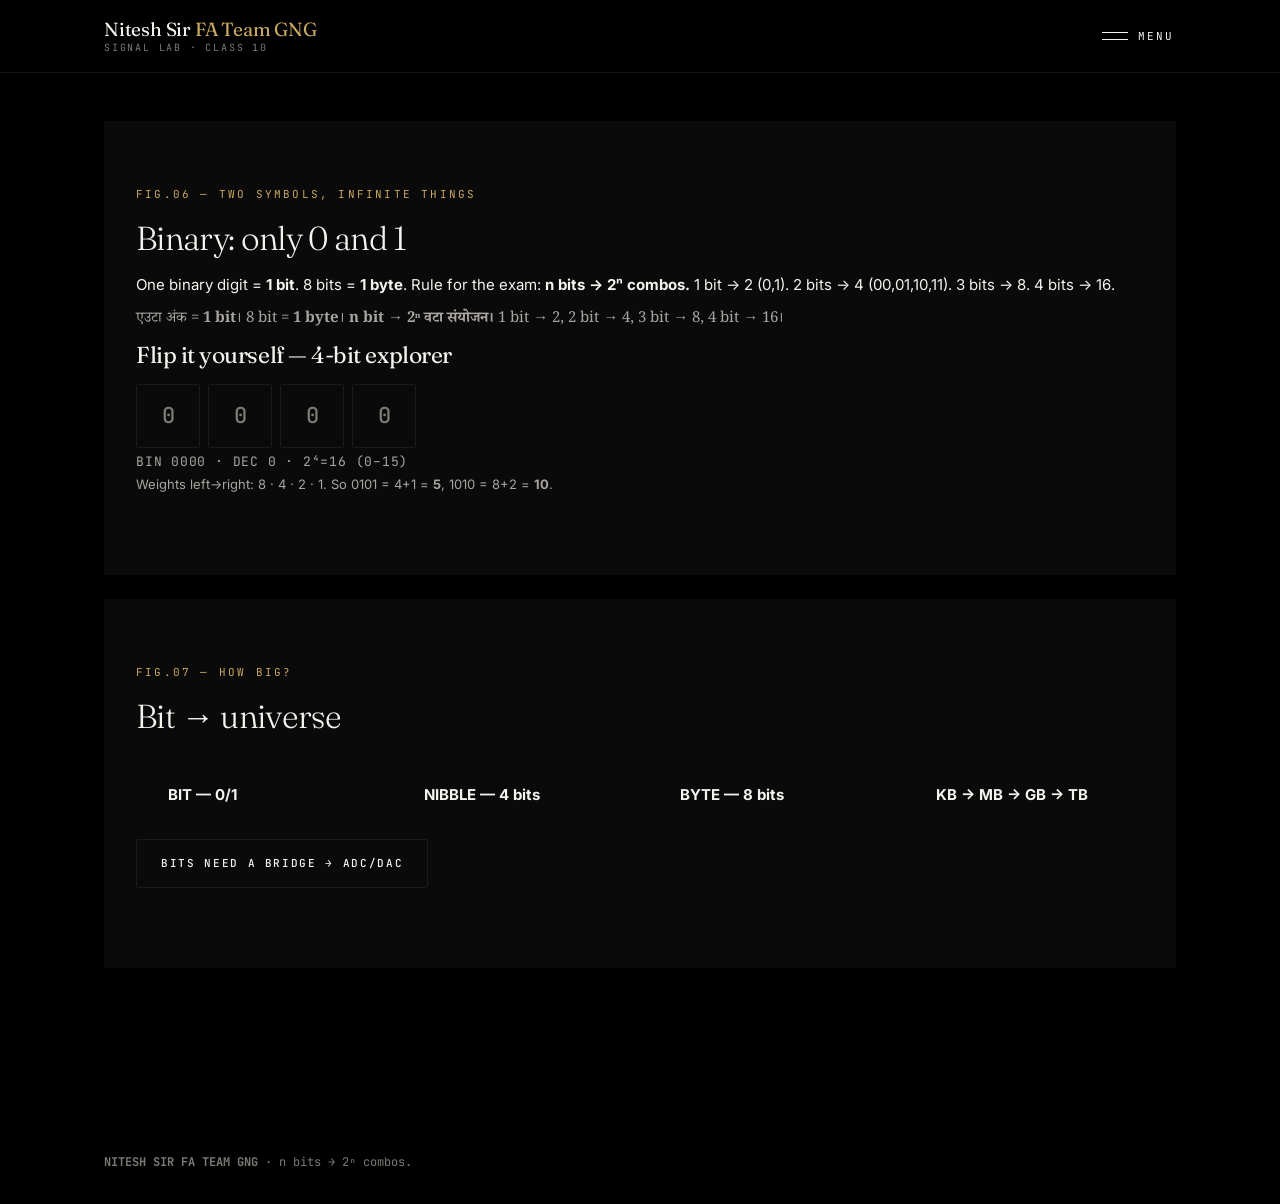
<file: binary.html>
<!DOCTYPE html><html lang="en"><head><meta charset="UTF-8"><meta name="viewport" content="width=device-width,initial-scale=1">
<title>Binary — Nitesh Sir FA Team GNG</title><link rel="icon" href="assets/favicon.svg" type="image/svg+xml"><link rel="stylesheet" href="style.css?v=16">
<link rel="preconnect" href="https://fonts.googleapis.com">
<link rel="preconnect" href="https://fonts.gstatic.com" crossorigin>
<link href="https://fonts.googleapis.com/css2?family=Fraunces:opsz,wght@9..144,300;9..144,400;9..144,500&family=Inter:wght@400;500;600&family=JetBrains+Mono:wght@400;500&family=Noto+Serif+Devanagari:wght@400;500&display=swap" rel="stylesheet"></head>
<body data-lang="both">
<a class="skip-link" href="#main-content">Skip to content</a>
<div id="loader" aria-hidden="true"><div class="loader-bg"></div><div class="loader-scrim"></div>
<div class="loader-inner"><div class="loader-mark">Nitesh Sir <em>FA Team GNG</em></div>
<div class="loader-sub">Signal Lab · Class 10</div>
<div class="loader-bar"><span id="loadfill"></span></div>
<div class="loader-count"><span id="loadnum">00</span> / 100</div></div></div>
<noscript><style>#loader{display:none}</style></noscript>
<header class="top"><div class="top-in">
<a class="brand" href="index.html" aria-label="Nitesh Sir FA Team GNG — Signal Lab, home"><span class="brand-name">Nitesh Sir <em>FA Team GNG</em></span><small class="brand-sub">Signal Lab · Class 10</small></a>
<button class="menu-btn" id="menubtn" aria-expanded="false" aria-controls="menupanel"><span class="menu-lines" aria-hidden="true"><span></span><span></span></span><span class="menu-word">Menu</span></button>
</div>
<div class="menupanel" id="menupanel"><nav class="pages" aria-label="Primary"><a href="index.html"><span class="navnum">01</span><span>Intro</span></a><a href="analog-digital.html"><span class="navnum">02</span><span>Signals</span></a><a href="lab.html"><span class="navnum">03</span><span>Lab</span></a><a href="binary.html"><span class="navnum">04</span><span>Binary</span></a><a href="converters.html"><span class="navnum">05</span><span>ADC·DAC</span></a><a href="transmission.html"><span class="navnum">06</span><span>Transmit</span></a><a href="quiz.html"><span class="navnum">07</span><span>Quiz</span></a><a href="exam.html"><span class="navnum">08</span><span>Exam</span></a></nav>
<div class="menu-tools"><div class="searchwrap"><input id="sin" type="search" placeholder="search…" aria-label="Search"><div id="sdrop"></div></div>
<div class="lang"><button data-l="en">EN</button><button data-l="both" class="on">EN+NE</button><button data-l="ne">NE</button></div></div>
</div></header>
<div class="wrap" id="main-content">
<div class="panel"><span class="fig">FIG.06 — TWO SYMBOLS, INFINITE THINGS</span><h2>Binary: only 0 and 1</h2>
<div class="en">One binary digit = <b>1 bit</b>. 8 bits = <b>1 byte</b>. Rule for the exam: <b>n bits → 2ⁿ combos.</b> 1 bit → 2 (0,1). 2 bits → 4 (00,01,10,11). 3 bits → 8. 4 bits → 16.</div>
<div class="ne">एउटा अंक = <b>1 bit</b>। 8 bit = <b>1 byte</b>। <b>n bit → 2ⁿ वटा संयोजन।</b> 1 bit → 2, 2 bit → 4, 3 bit → 8, 4 bit → 16।</div>
<h3>Flip it yourself — 4-bit explorer</h3>
<div class="bits" id="bits"><button class="bit">0</button><button class="bit">0</button><button class="bit">0</button><button class="bit">0</button></div>
<div><span class="readout">BIN <span id="bout">0000</span> · DEC <span id="dout">0</span> · 2⁴=16 (0–15)</span></div>
<p class="small">Weights left→right: 8 · 4 · 2 · 1. So 0101 = 4+1 = <b>5</b>, 1010 = 8+2 = <b>10</b>.</p>
</div>
<div class="panel"><span class="fig">FIG.07 — HOW BIG?</span><h2>Bit → universe</h2>
<div class="cards">
<div class="cardx" data-toggle tabindex="0"><b>BIT — 0/1</b><div class="more">Smallest unit. एउटा बिट।</div></div>
<div class="cardx" data-toggle tabindex="0"><b>NIBBLE — 4 bits</b><div class="more">Half a byte.</div></div>
<div class="cardx" data-toggle tabindex="0"><b>BYTE — 8 bits</b><div class="more">≈ one character.</div></div>
<div class="cardx" data-toggle tabindex="0"><b>KB → MB → GB → TB</b><div class="more">Each step ×1024. 1024 B=1KB, 1024KB=1MB, 1024MB=1GB, 1024GB=1TB.</div></div>
</div>
<p><a class="btn solid" href="converters.html">Bits need a bridge → ADC/DAC</a></p></div>
</div>
<footer><b>NITESH SIR FA TEAM GNG</b> · n bits → 2ⁿ combos.</footer>
<script src="app.js?v=20"></script></body></html>
</file>
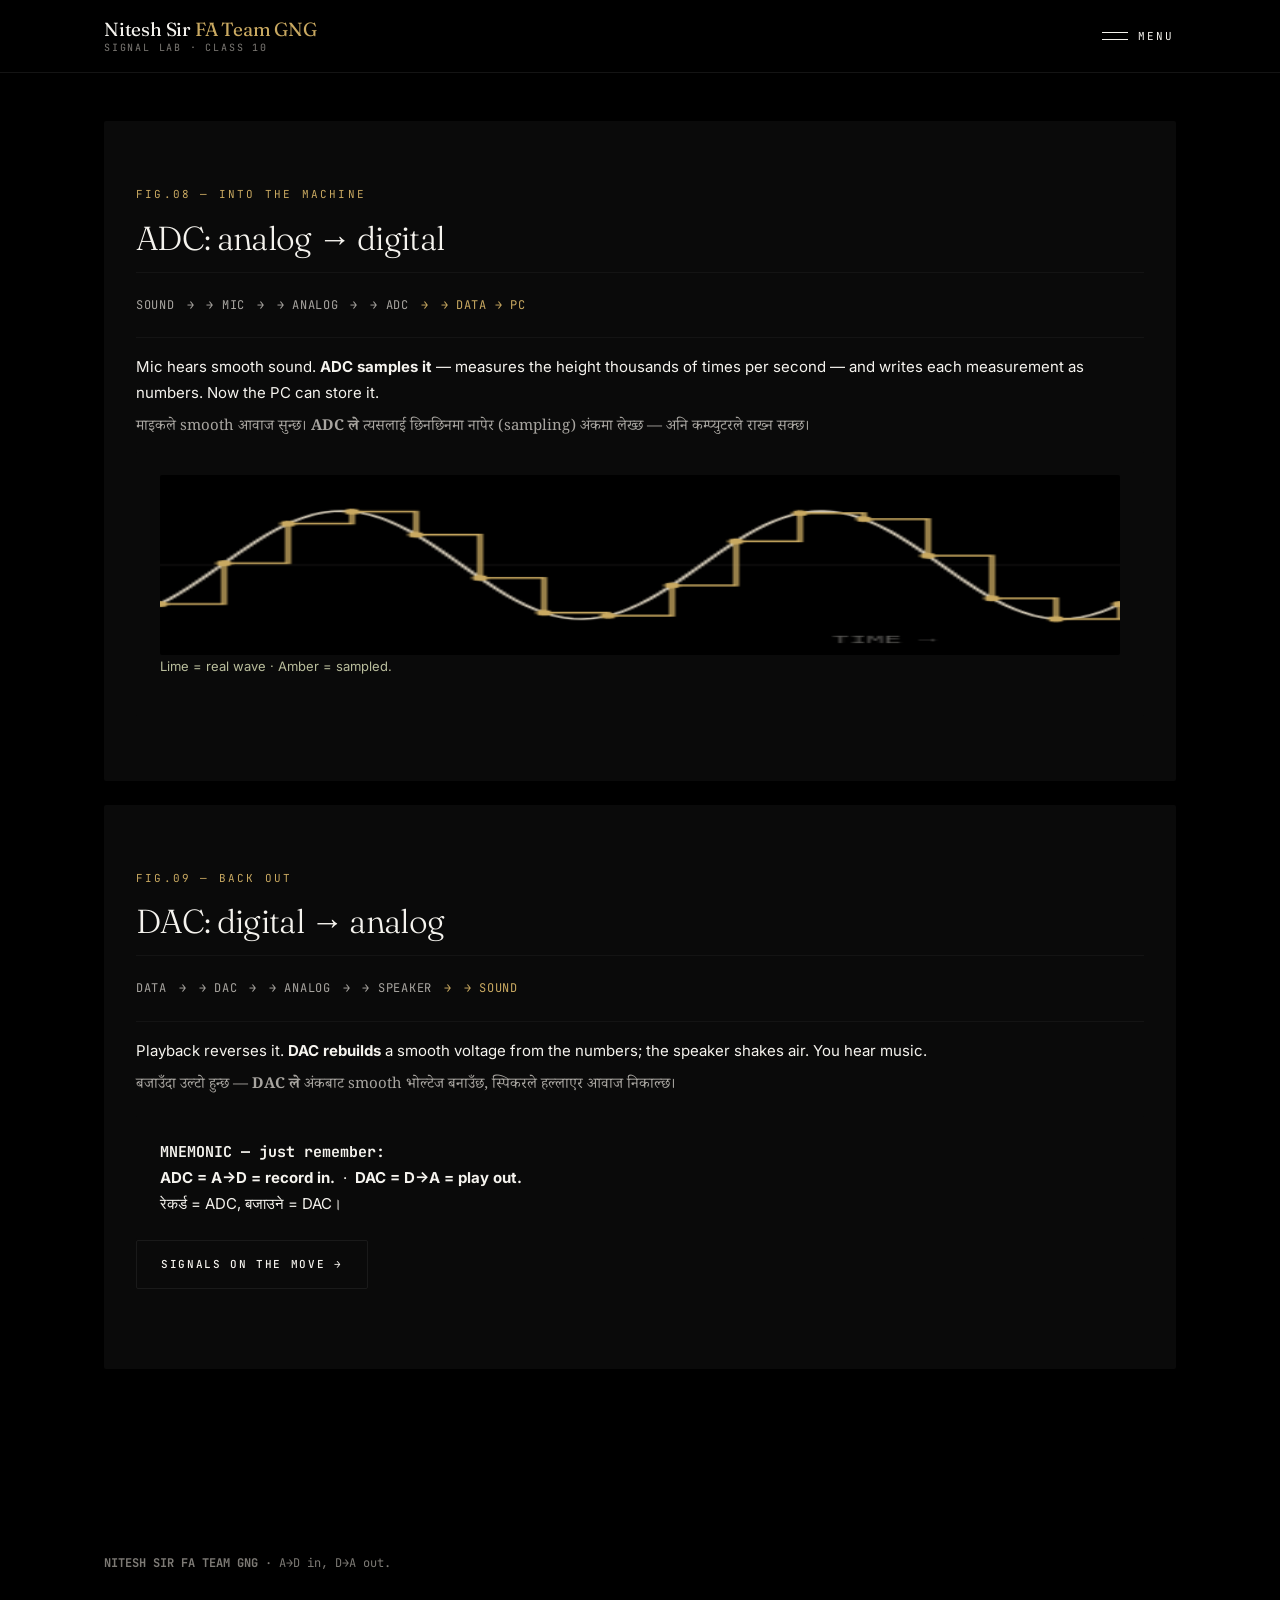
<file: converters.html>
<!DOCTYPE html><html lang="en"><head><meta charset="UTF-8"><meta name="viewport" content="width=device-width,initial-scale=1">
<title>ADC · DAC — Nitesh Sir FA Team GNG</title><link rel="icon" href="assets/favicon.svg" type="image/svg+xml"><link rel="stylesheet" href="style.css?v=16">
<link rel="preconnect" href="https://fonts.googleapis.com">
<link rel="preconnect" href="https://fonts.gstatic.com" crossorigin>
<link href="https://fonts.googleapis.com/css2?family=Fraunces:opsz,wght@9..144,300;9..144,400;9..144,500&family=Inter:wght@400;500;600&family=JetBrains+Mono:wght@400;500&family=Noto+Serif+Devanagari:wght@400;500&display=swap" rel="stylesheet"></head>
<body data-lang="both">
<a class="skip-link" href="#main-content">Skip to content</a>
<div id="loader" aria-hidden="true"><div class="loader-bg"></div><div class="loader-scrim"></div>
<div class="loader-inner"><div class="loader-mark">Nitesh Sir <em>FA Team GNG</em></div>
<div class="loader-sub">Signal Lab · Class 10</div>
<div class="loader-bar"><span id="loadfill"></span></div>
<div class="loader-count"><span id="loadnum">00</span> / 100</div></div></div>
<noscript><style>#loader{display:none}</style></noscript>
<header class="top"><div class="top-in">
<a class="brand" href="index.html" aria-label="Nitesh Sir FA Team GNG — Signal Lab, home"><span class="brand-name">Nitesh Sir <em>FA Team GNG</em></span><small class="brand-sub">Signal Lab · Class 10</small></a>
<button class="menu-btn" id="menubtn" aria-expanded="false" aria-controls="menupanel"><span class="menu-lines" aria-hidden="true"><span></span><span></span></span><span class="menu-word">Menu</span></button>
</div>
<div class="menupanel" id="menupanel"><nav class="pages" aria-label="Primary"><a href="index.html"><span class="navnum">01</span><span>Intro</span></a><a href="analog-digital.html"><span class="navnum">02</span><span>Signals</span></a><a href="lab.html"><span class="navnum">03</span><span>Lab</span></a><a href="binary.html"><span class="navnum">04</span><span>Binary</span></a><a href="converters.html"><span class="navnum">05</span><span>ADC·DAC</span></a><a href="transmission.html"><span class="navnum">06</span><span>Transmit</span></a><a href="quiz.html"><span class="navnum">07</span><span>Quiz</span></a><a href="exam.html"><span class="navnum">08</span><span>Exam</span></a></nav>
<div class="menu-tools"><div class="searchwrap"><input id="sin" type="search" placeholder="search…" aria-label="Search"><div id="sdrop"></div></div>
<div class="lang"><button data-l="en">EN</button><button data-l="both" class="on">EN+NE</button><button data-l="ne">NE</button></div></div>
</div></header>
<div class="wrap" id="main-content">
<div class="panel"><span class="fig">FIG.08 — INTO THE MACHINE</span><h2>ADC: analog → digital</h2>
<div class="chain"><span>SOUND</span><span>→ MIC</span><span>→ ANALOG</span><span>→ ADC</span><span>→ DATA → PC</span></div>
<div class="en">Mic hears smooth sound. <b>ADC samples it</b> — measures the height thousands of times per second — and writes each measurement as numbers. Now the PC can store it.</div>
<div class="ne">माइकले smooth आवाज सुन्छ। <b>ADC ले</b> त्यसलाई छिनछिनमा नापेर (sampling) अंकमा लेख्छ — अनि कम्प्युटरले राख्न सक्छ।</div>
<div class="darkbox"><canvas id="adcScope"></canvas><p class="small" style="color:#b9bd9c">Lime = real wave · Amber = sampled.</p></div></div>
<div class="panel"><span class="fig">FIG.09 — BACK OUT</span><h2>DAC: digital → analog</h2>
<div class="chain"><span>DATA</span><span>→ DAC</span><span>→ ANALOG</span><span>→ SPEAKER</span><span>→ SOUND</span></div>
<div class="en">Playback reverses it. <b>DAC rebuilds</b> a smooth voltage from the numbers; the speaker shakes air. You hear music.</div>
<div class="ne">बजाउँदा उल्टो हुन्छ — <b>DAC ले</b> अंकबाट smooth भोल्टेज बनाउँछ, स्पिकरले हल्लाएर आवाज निकाल्छ।</div>
<div class="limebox"><b style="font-family:var(--mono)">MNEMONIC — just remember:</b><br><b>ADC = A→D = record in.</b> &nbsp;·&nbsp; <b>DAC = D→A = play out.</b><br><span class="small">रेकर्ड = ADC, बजाउने = DAC।</span></div>
<p><a class="btn solid" href="transmission.html">Signals on the move →</a></p></div>
</div>
<footer><b>NITESH SIR FA TEAM GNG</b> · A→D in, D→A out.</footer>
<script src="app.js?v=20"></script></body></html>
</file>
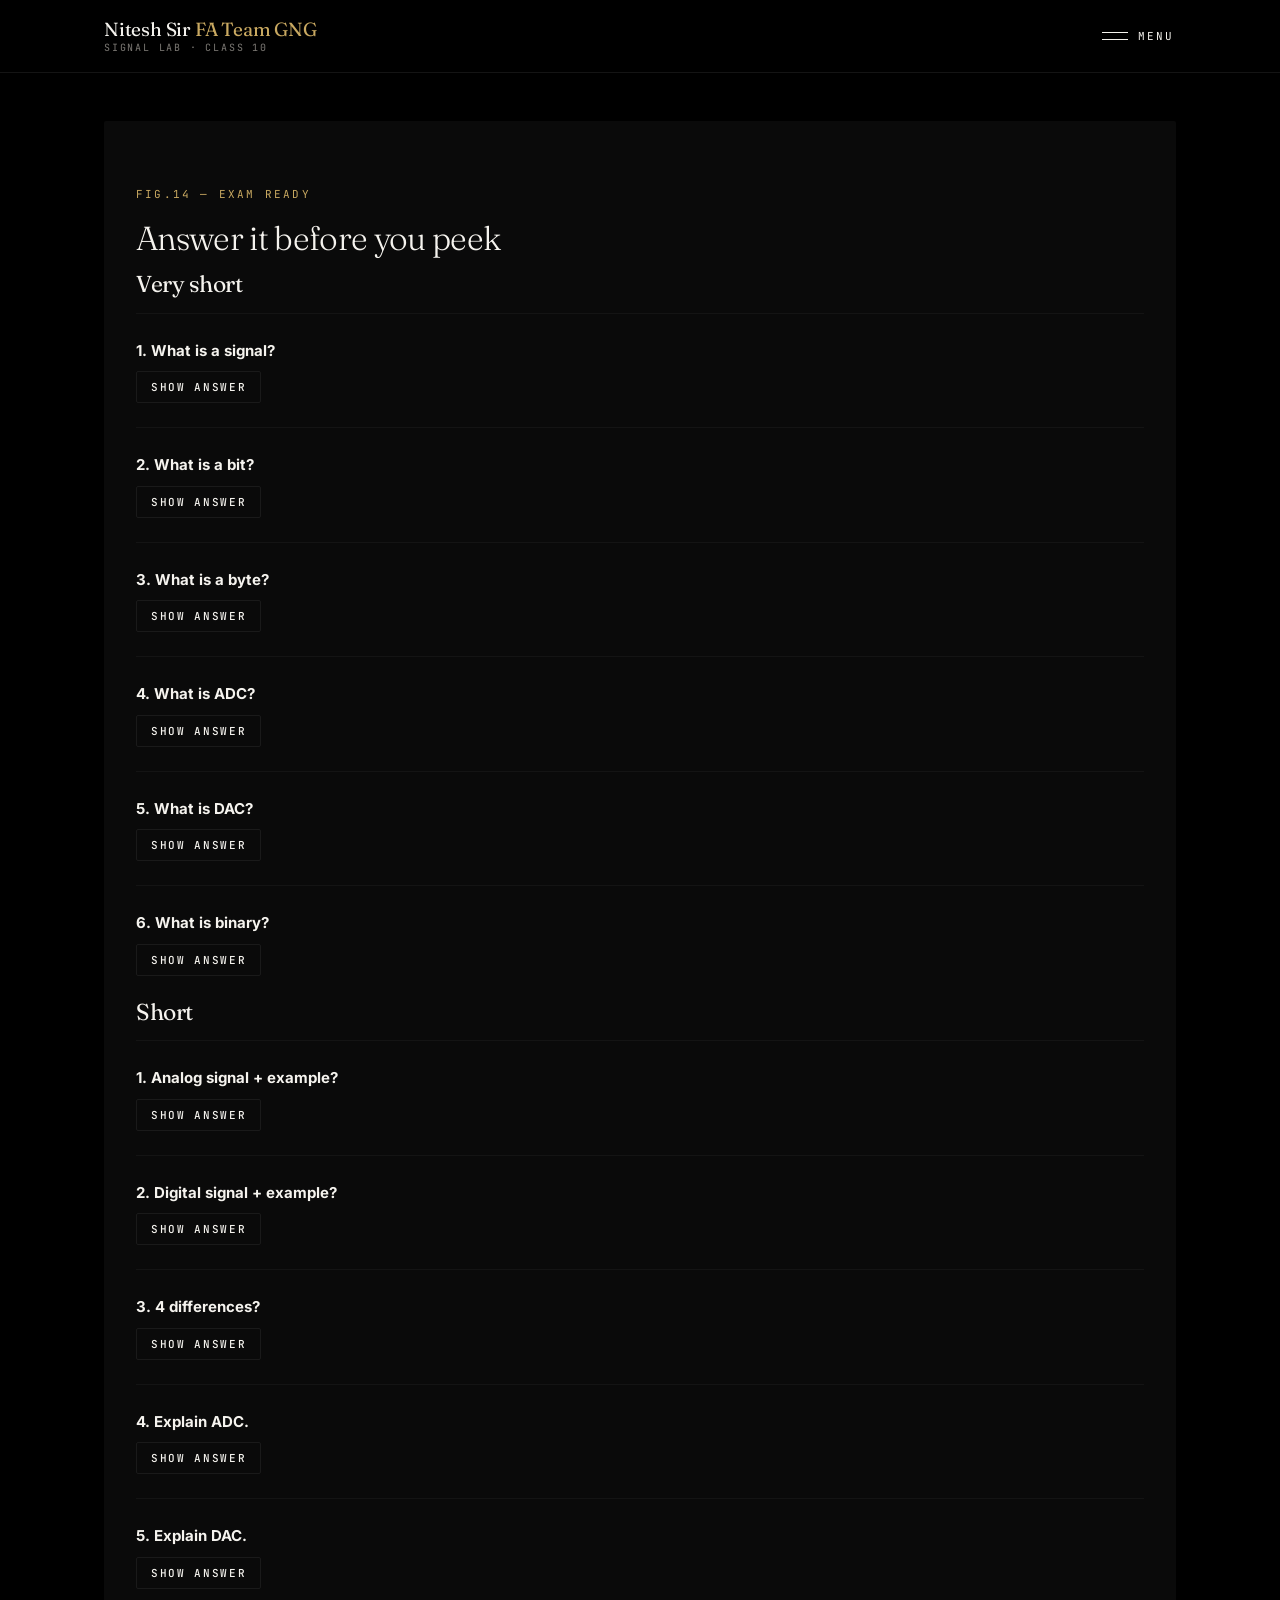
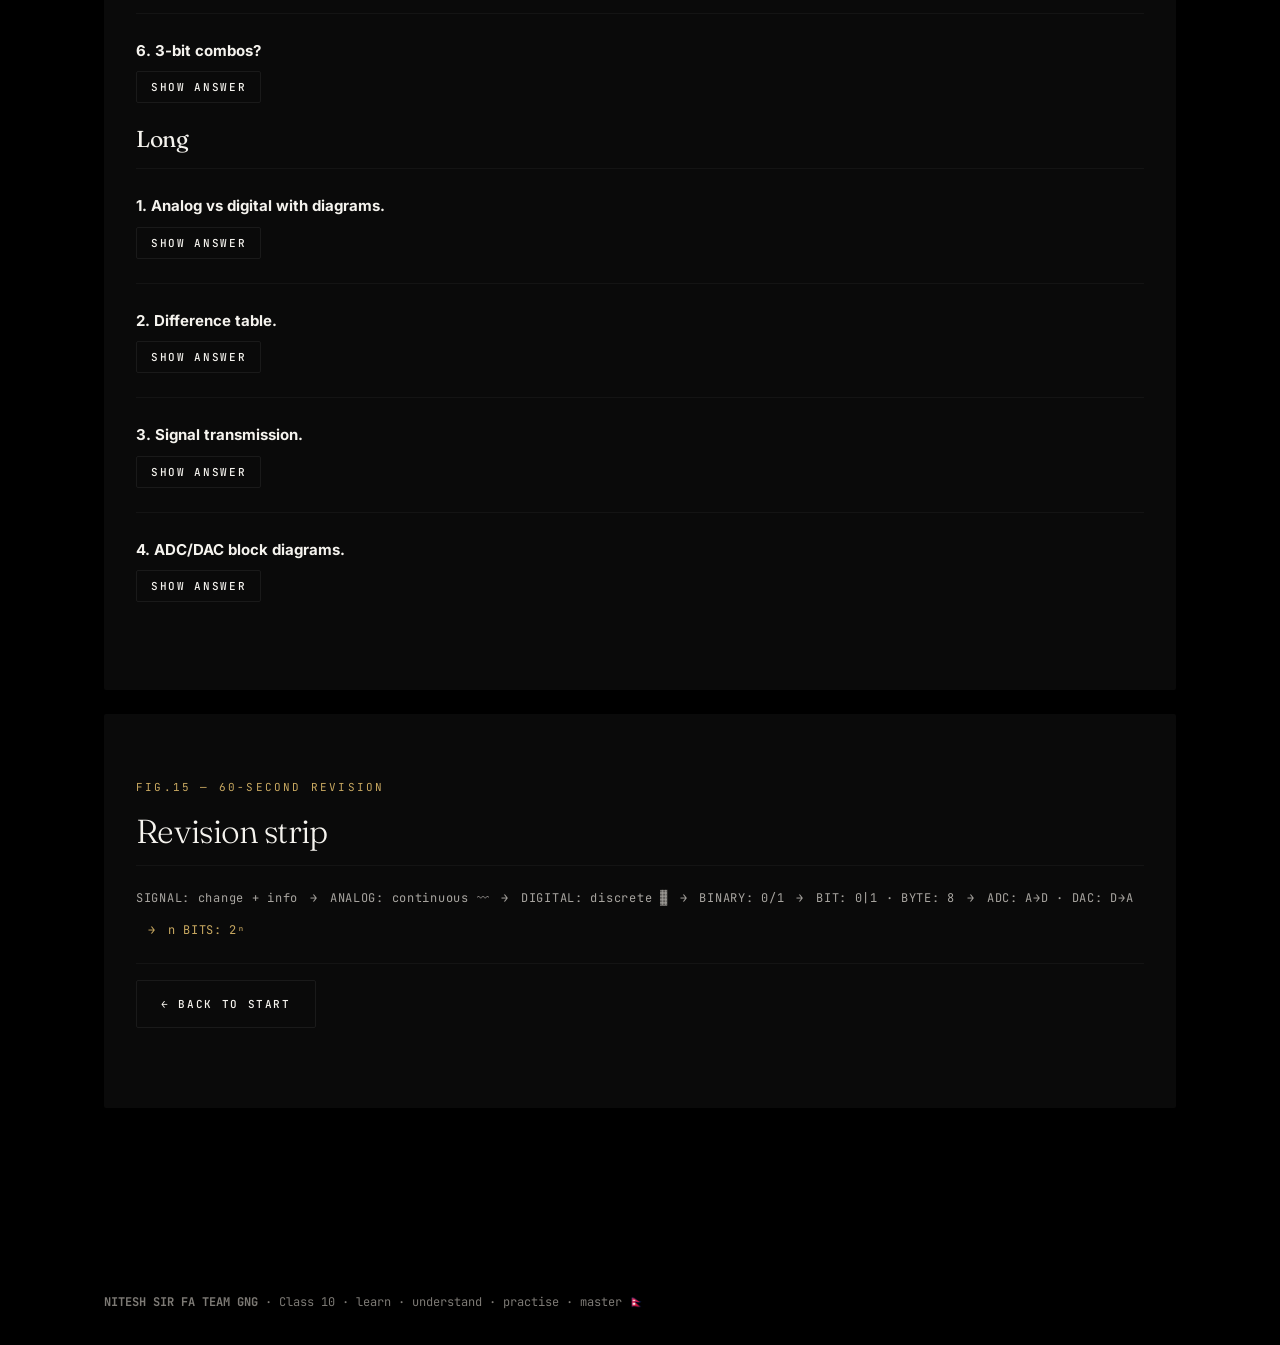
<file: exam.html>
<!DOCTYPE html><html lang="en"><head><meta charset="UTF-8"><meta name="viewport" content="width=device-width,initial-scale=1">
<title>Exam — Nitesh Sir FA Team GNG</title><link rel="icon" href="assets/favicon.svg" type="image/svg+xml"><link rel="stylesheet" href="style.css?v=16">
<link rel="preconnect" href="https://fonts.googleapis.com">
<link rel="preconnect" href="https://fonts.gstatic.com" crossorigin>
<link href="https://fonts.googleapis.com/css2?family=Fraunces:opsz,wght@9..144,300;9..144,400;9..144,500&family=Inter:wght@400;500;600&family=JetBrains+Mono:wght@400;500&family=Noto+Serif+Devanagari:wght@400;500&display=swap" rel="stylesheet"></head>
<body data-lang="both">
<a class="skip-link" href="#main-content">Skip to content</a>
<div id="loader" aria-hidden="true"><div class="loader-bg"></div><div class="loader-scrim"></div>
<div class="loader-inner"><div class="loader-mark">Nitesh Sir <em>FA Team GNG</em></div>
<div class="loader-sub">Signal Lab · Class 10</div>
<div class="loader-bar"><span id="loadfill"></span></div>
<div class="loader-count"><span id="loadnum">00</span> / 100</div></div></div>
<noscript><style>#loader{display:none}</style></noscript>
<header class="top"><div class="top-in">
<a class="brand" href="index.html" aria-label="Nitesh Sir FA Team GNG — Signal Lab, home"><span class="brand-name">Nitesh Sir <em>FA Team GNG</em></span><small class="brand-sub">Signal Lab · Class 10</small></a>
<button class="menu-btn" id="menubtn" aria-expanded="false" aria-controls="menupanel"><span class="menu-lines" aria-hidden="true"><span></span><span></span></span><span class="menu-word">Menu</span></button>
</div>
<div class="menupanel" id="menupanel"><nav class="pages" aria-label="Primary"><a href="index.html"><span class="navnum">01</span><span>Intro</span></a><a href="analog-digital.html"><span class="navnum">02</span><span>Signals</span></a><a href="lab.html"><span class="navnum">03</span><span>Lab</span></a><a href="binary.html"><span class="navnum">04</span><span>Binary</span></a><a href="converters.html"><span class="navnum">05</span><span>ADC·DAC</span></a><a href="transmission.html"><span class="navnum">06</span><span>Transmit</span></a><a href="quiz.html"><span class="navnum">07</span><span>Quiz</span></a><a href="exam.html"><span class="navnum">08</span><span>Exam</span></a></nav>
<div class="menu-tools"><div class="searchwrap"><input id="sin" type="search" placeholder="search…" aria-label="Search"><div id="sdrop"></div></div>
<div class="lang"><button data-l="en">EN</button><button data-l="both" class="on">EN+NE</button><button data-l="ne">NE</button></div></div>
</div></header>
<div class="wrap" id="main-content">
<div class="panel"><span class="fig">FIG.14 — EXAM READY</span><h2>Answer it before you peek</h2>
<h3>Very short</h3><div id="vs"></div><h3>Short</h3><div id="sq"></div><h3>Long</h3><div id="lq"></div></div>
<div class="panel"><span class="fig">FIG.15 — 60-SECOND REVISION</span><h2>Revision strip</h2>
<div class="chain"><span>SIGNAL: change + info</span><span>ANALOG: continuous 〰</span><span>DIGITAL: discrete ▓</span><span>BINARY: 0/1</span><span>BIT: 0|1 · BYTE: 8</span><span>ADC: A→D · DAC: D→A</span><span>n BITS: 2ⁿ</span></div>
<p><a class="btn solid" href="index.html">← Back to start</a></p></div>
</div>
<footer><b>NITESH SIR FA TEAM GNG</b> · Class 10 · learn · understand · practise · master 🇳🇵</footer>
<script src="app.js?v=20"></script></body></html>
</file>
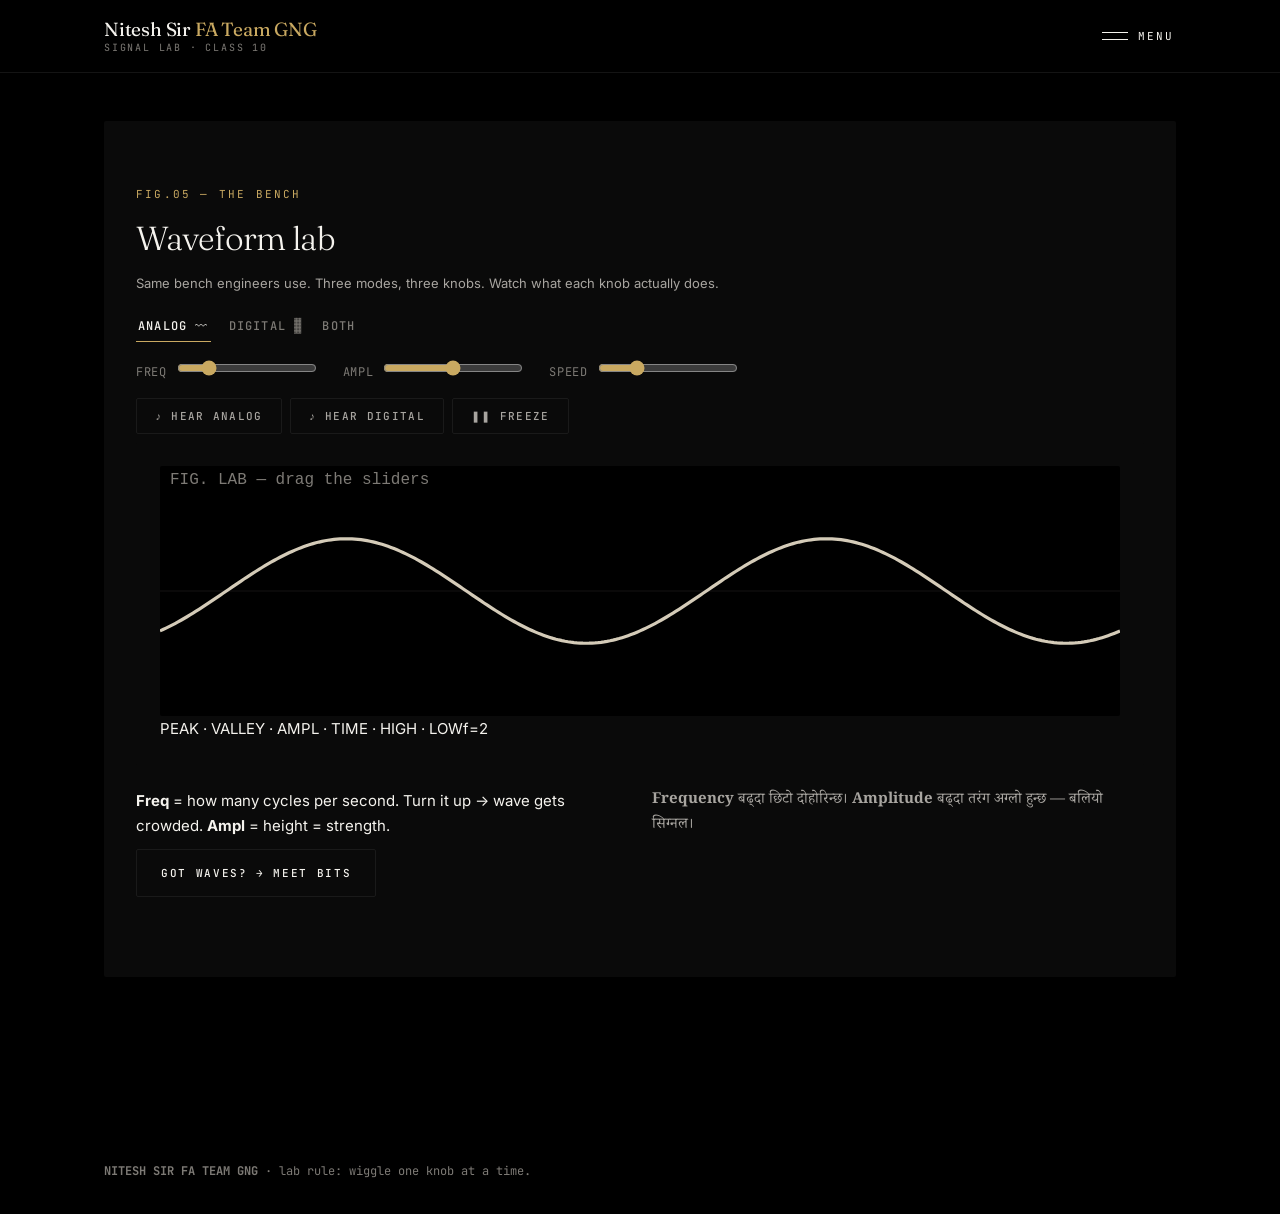
<file: lab.html>
<!DOCTYPE html><html lang="en"><head><meta charset="UTF-8"><meta name="viewport" content="width=device-width,initial-scale=1">
<title>Waveform Lab — Nitesh Sir FA Team GNG</title><link rel="icon" href="assets/favicon.svg" type="image/svg+xml"><link rel="stylesheet" href="style.css?v=16">
<link rel="preconnect" href="https://fonts.googleapis.com">
<link rel="preconnect" href="https://fonts.gstatic.com" crossorigin>
<link href="https://fonts.googleapis.com/css2?family=Fraunces:opsz,wght@9..144,300;9..144,400;9..144,500&family=Inter:wght@400;500;600&family=JetBrains+Mono:wght@400;500&family=Noto+Serif+Devanagari:wght@400;500&display=swap" rel="stylesheet"></head>
<body data-lang="both">
<a class="skip-link" href="#main-content">Skip to content</a>
<div id="loader" aria-hidden="true"><div class="loader-bg"></div><div class="loader-scrim"></div>
<div class="loader-inner"><div class="loader-mark">Nitesh Sir <em>FA Team GNG</em></div>
<div class="loader-sub">Signal Lab · Class 10</div>
<div class="loader-bar"><span id="loadfill"></span></div>
<div class="loader-count"><span id="loadnum">00</span> / 100</div></div></div>
<noscript><style>#loader{display:none}</style></noscript>
<header class="top"><div class="top-in">
<a class="brand" href="index.html" aria-label="Nitesh Sir FA Team GNG — Signal Lab, home"><span class="brand-name">Nitesh Sir <em>FA Team GNG</em></span><small class="brand-sub">Signal Lab · Class 10</small></a>
<button class="menu-btn" id="menubtn" aria-expanded="false" aria-controls="menupanel"><span class="menu-lines" aria-hidden="true"><span></span><span></span></span><span class="menu-word">Menu</span></button>
</div>
<div class="menupanel" id="menupanel"><nav class="pages" aria-label="Primary"><a href="index.html"><span class="navnum">01</span><span>Intro</span></a><a href="analog-digital.html"><span class="navnum">02</span><span>Signals</span></a><a href="lab.html"><span class="navnum">03</span><span>Lab</span></a><a href="binary.html"><span class="navnum">04</span><span>Binary</span></a><a href="converters.html"><span class="navnum">05</span><span>ADC·DAC</span></a><a href="transmission.html"><span class="navnum">06</span><span>Transmit</span></a><a href="quiz.html"><span class="navnum">07</span><span>Quiz</span></a><a href="exam.html"><span class="navnum">08</span><span>Exam</span></a></nav>
<div class="menu-tools"><div class="searchwrap"><input id="sin" type="search" placeholder="search…" aria-label="Search"><div id="sdrop"></div></div>
<div class="lang"><button data-l="en">EN</button><button data-l="both" class="on">EN+NE</button><button data-l="ne">NE</button></div></div>
</div></header>
<div class="wrap" id="main-content">
<div class="panel"><span class="fig">FIG.05 — THE BENCH</span><h2>Waveform lab</h2>
<p class="small">Same bench engineers use. Three modes, three knobs. Watch what each knob actually does.</p>
<div class="seg"><button data-t="analog" class="on">ANALOG 〰</button><button data-t="digital">DIGITAL ▓</button><button data-t="both">BOTH</button></div>
<div class="toolbar"><label>FREQ <input type="range" id="f" min="1" max="6" step="0.5" value="2"></label><label>AMPL <input type="range" id="a" min="20" max="90" value="55"></label><label>SPEED <input type="range" id="s" min="1" max="5" step="0.5" value="2.2"></label></div>
<div class="knobs"><button type="button" class="knobbtn" data-hear="sine" data-label="♪ HEAR ANALOG">♪ HEAR ANALOG</button><button type="button" class="knobbtn" data-hear="square" data-label="♪ HEAR DIGITAL">♪ HEAR DIGITAL</button><button type="button" class="knobbtn" id="freeze">❚❚ FREEZE</button></div>
<div class="darkbox"><canvas class="screen" id="labScope" style="height:250px"></canvas>
<div class="scope-cap"><span>PEAK · VALLEY · AMPL · TIME · HIGH · LOW</span><span id="labval">f=2</span></div></div>
<div class="grid2" style="margin-top:12px"><div class="en"><b>Freq</b> = how many cycles per second. Turn it up → wave gets crowded. <b>Ampl</b> = height = strength.</div>
<div class="ne"><b>Frequency</b> बढ्दा छिटो दोहोरिन्छ। <b>Amplitude</b> बढ्दा तरंग अग्लो हुन्छ — बलियो सिग्नल।</div></div>
<p><a class="btn light" href="binary.html">Got waves? → meet bits</a></p></div>
</div>
<footer><b>NITESH SIR FA TEAM GNG</b> · lab rule: wiggle one knob at a time.</footer>
<script src="app.js?v=20"></script>
<script>addEventListener('input',e=>{const v=document.getElementById('labval');if(v)v.textContent='f='+document.getElementById('f').value+' · a='+document.getElementById('a').value;});</script>
</body></html>
</file>
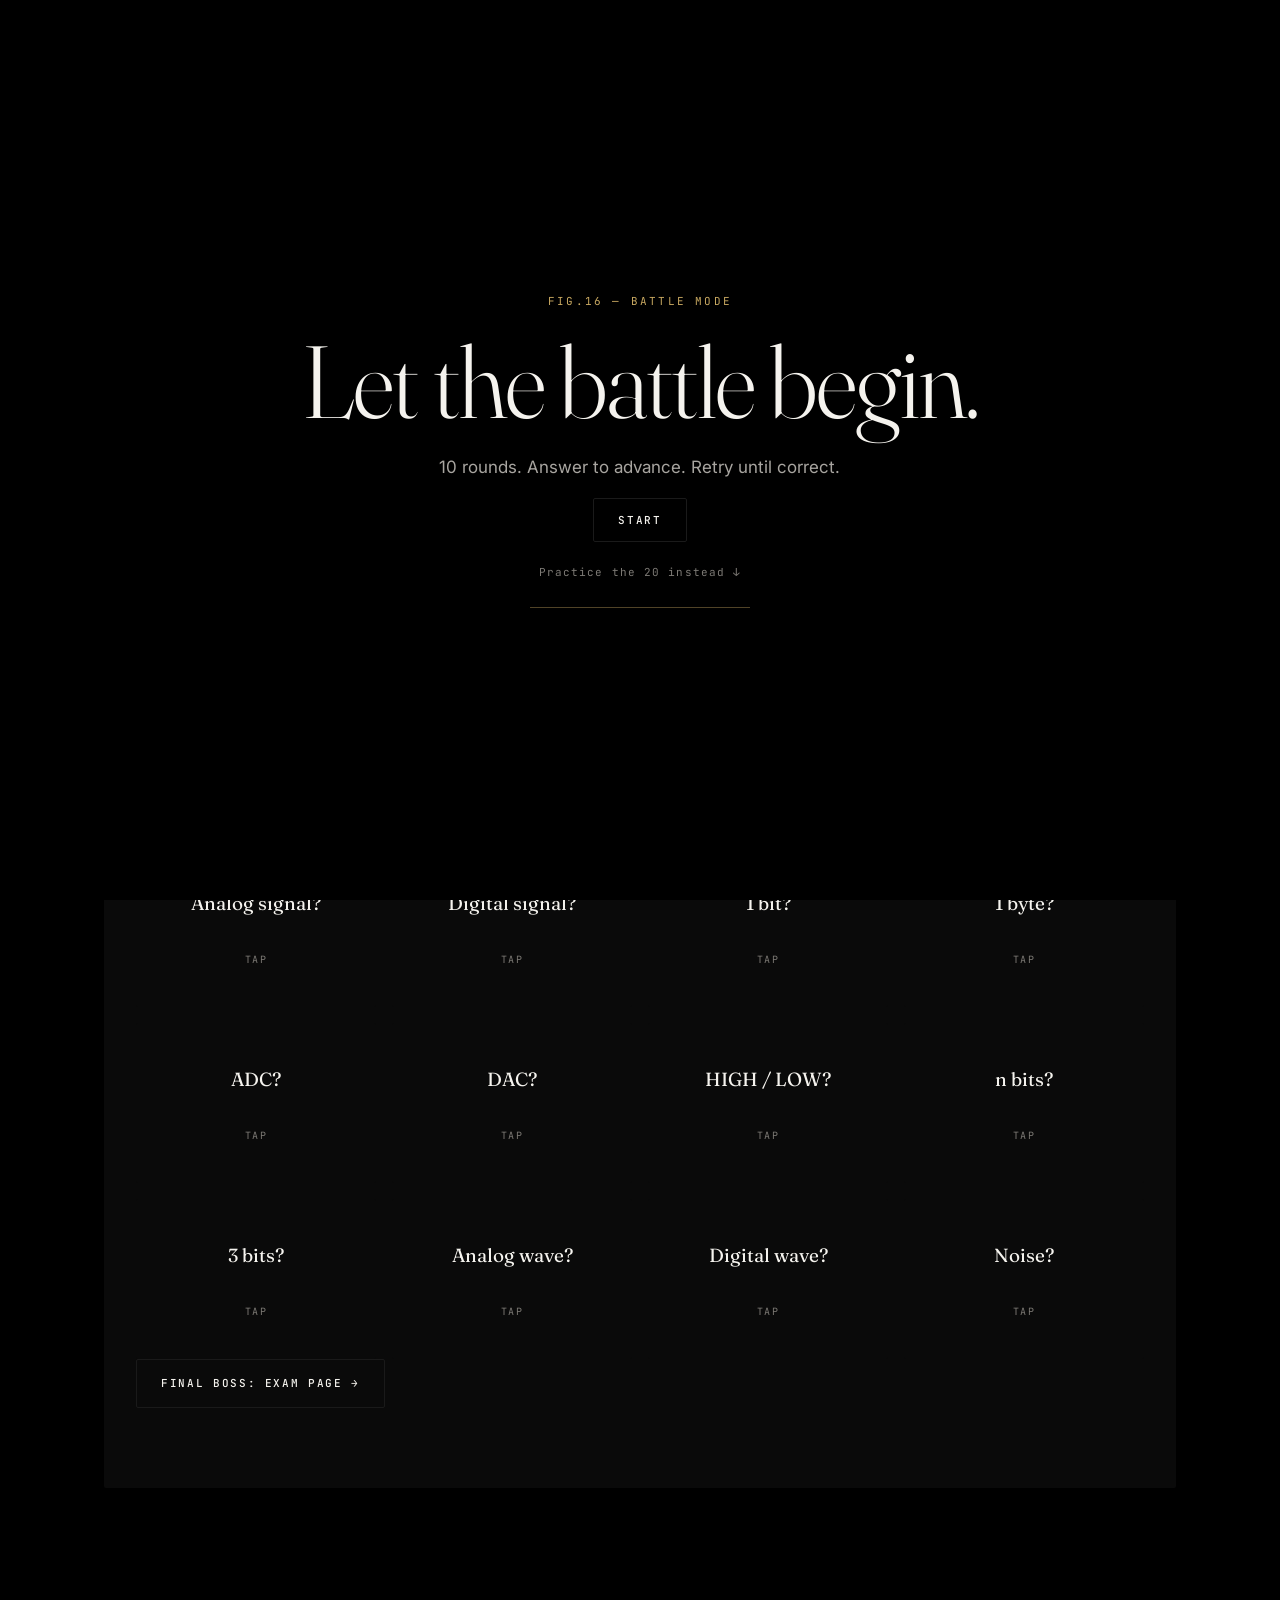
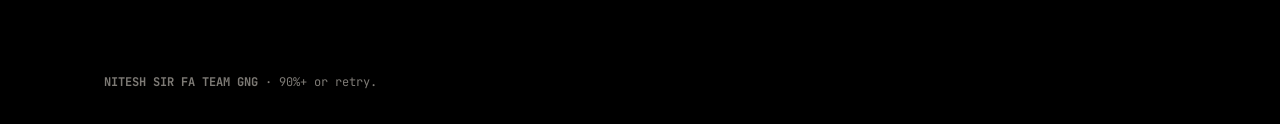
<file: quiz.html>
<!DOCTYPE html><html lang="en"><head><meta charset="UTF-8"><meta name="viewport" content="width=device-width,initial-scale=1">
<title>Quiz — Nitesh Sir FA Team GNG</title><link rel="icon" href="assets/favicon.svg" type="image/svg+xml"><link rel="stylesheet" href="style.css?v=16">
<link rel="preconnect" href="https://fonts.googleapis.com">
<link rel="preconnect" href="https://fonts.gstatic.com" crossorigin>
<link href="https://fonts.googleapis.com/css2?family=Fraunces:opsz,wght@9..144,300;9..144,400;9..144,500&family=Inter:wght@400;500;600&family=JetBrains+Mono:wght@400;500&family=Noto+Serif+Devanagari:wght@400;500&display=swap" rel="stylesheet"></head>
<body data-lang="both">
<a class="skip-link" href="#main-content">Skip to content</a>
<div id="loader" aria-hidden="true"><div class="loader-bg"></div><div class="loader-scrim"></div>
<div class="loader-inner"><div class="loader-mark">Nitesh Sir <em>FA Team GNG</em></div>
<div class="loader-sub">Signal Lab · Class 10</div>
<div class="loader-bar"><span id="loadfill"></span></div>
<div class="loader-count"><span id="loadnum">00</span> / 100</div></div></div>
<noscript><style>#loader{display:none}</style></noscript>
<header class="top"><div class="top-in">
<a class="brand" href="index.html" aria-label="Nitesh Sir FA Team GNG — Signal Lab, home"><span class="brand-name">Nitesh Sir <em>FA Team GNG</em></span><small class="brand-sub">Signal Lab · Class 10</small></a>
<button class="menu-btn" id="menubtn" aria-expanded="false" aria-controls="menupanel"><span class="menu-lines" aria-hidden="true"><span></span><span></span></span><span class="menu-word">Menu</span></button>
</div>
<div class="menupanel" id="menupanel"><nav class="pages" aria-label="Primary"><a href="index.html"><span class="navnum">01</span><span>Intro</span></a><a href="analog-digital.html"><span class="navnum">02</span><span>Signals</span></a><a href="lab.html"><span class="navnum">03</span><span>Lab</span></a><a href="binary.html"><span class="navnum">04</span><span>Binary</span></a><a href="converters.html"><span class="navnum">05</span><span>ADC·DAC</span></a><a href="transmission.html"><span class="navnum">06</span><span>Transmit</span></a><a href="quiz.html"><span class="navnum">07</span><span>Quiz</span></a><a href="exam.html"><span class="navnum">08</span><span>Exam</span></a></nav>
<div class="menu-tools"><div class="searchwrap"><input id="sin" type="search" placeholder="search…" aria-label="Search"><div id="sdrop"></div></div>
<div class="lang"><button data-l="en">EN</button><button data-l="both" class="on">EN+NE</button><button data-l="ne">NE</button></div></div>
</div></header>
<div id="story">
<div class="story-screen on" id="panel-start"><div class="story-inner">
<span class="eyebrow">Fig.16 — Battle mode</span>
<h1>Let the battle begin.</h1>
<p class="story-sub">10 rounds. Answer to advance. Retry until correct.</p>
<p><button type="button" class="btn" id="startbtn">Start</button></p>
<p><a class="story-escape" href="#qbox">Practice the 20 instead ↓</a></p>
</div></div>
<div class="story-screen" id="stage-video" hidden>
<video id="clip" playsinline muted preload="none" aria-label="Story video clip"></video>
<div class="clip-ui"><span id="roundlabel">INTRO</span><button type="button" id="mutebtn" aria-label="Toggle sound">Sound off</button></div>
<button type="button" id="bigplay" hidden aria-label="Play clip">▶ Play</button>
<button type="button" id="clipfallback" hidden>Clip unavailable. Tap to continue.</button>
</div>
<div class="story-screen" id="qmodal" hidden><div class="story-inner">
<div role="dialog" aria-modal="true" aria-labelledby="qtext" class="qdialog">
<span class="eyebrow" id="qeyebrow">Question 1</span>
<h3 id="qtext" tabindex="-1"></h3>
<div id="qopts"></div>
<div id="qwhy" role="status"></div>
</div></div></div>
<div class="story-screen" id="panel-victory" hidden><div class="story-inner">
<span class="eyebrow">Mission complete</span>
<h2>You did it.</h2>
<div class="final-score" id="finalscore">10 / 10</div>
<p class="story-sub" id="finaltime"></p>
<div id="reviewwrap" hidden><span class="eyebrow">Review these</span><div id="reviewlist"></div></div>
<p class="btnrow"><button type="button" class="btn" id="againbtn">Play again</button> <a class="btn" href="index.html">Back to home</a></p>
</div></div>
<div id="round-live" class="sr-only" aria-live="polite"></div>
</div>
<div class="wrap" id="main-content">
<div class="panel quiz-head"><span class="fig">FIG.12 — NO BLUFFING</span><h2>20 MCQs</h2>
<p class="small">Tap an option. You get stamped on the spot — green means correct, red means retry. Explanation opens instantly.</p>
<div class="hud" id="hud"><div class="hud-row"><span id="hcount">0 / 20 answered</span><button id="sndbtn" type="button" class="opt" style="width:auto;display:inline-block;margin:0;padding:4px 12px;font-family:var(--mono);font-size:12px;font-weight:800" title="Toggle answer sounds">🔊 ON</button><span id="hscore">0 right · streak 0</span></div>
<div class="bar"><div class="bar-fill" id="hfill" style="width:0%"></div></div></div>
<div id="qbox"></div>
<div class="quiz-foot"><button class="btn light" id="retry" type="button">Reset all</button>
<button class="btn solid" id="check" type="button">Reveal unfinished</button>
<span id="score" role="status"></span></div></div>
<div id="toast" role="status"></div>
<div class="panel"><span class="fig">FIG.13 — POCKET CARDS</span><h2>12 flashcards</h2><div class="flashgrid" id="fgrid"></div>
<p><a class="btn solid" href="exam.html">Final boss: Exam page →</a></p></div>
</div>
<footer><b>NITESH SIR FA TEAM GNG</b> · 90%+ or retry.</footer>
<script>
addEventListener('error',function(e){
 var w=document.querySelector('.wrap');if(!w||document.getElementById('boot'))return;
 var d=document.createElement('div');d.id='boot';d.className='panel';d.style.borderColor='#ff4d1c';
 d.innerHTML='<b>JS error spotted:</b> '+(e.message||'a script failed to run')+' — screenshot this and report it.';
 w.prepend(d);
},true);
</script>
<script src="app.js?v=20"></script>
<noscript><div class="panel"><b>Quiz needs JavaScript.</b> Please enable it and reload.</div></noscript>
<script>
addEventListener('load',()=>setTimeout(()=>{
 if(!document.querySelector('#qbox .q')){
  const d=document.createElement('div');d.className='panel';
  d.innerHTML='<b>Quiz didn\u2019t boot.</b> Your browser is holding an old cached app.js. Hard-refresh with <b>Ctrl+Shift+R</b> (Cmd+Shift+R on Mac), then reopen this page.';
  document.querySelector('.wrap').prepend(d);
 }
},600));
</script></body></html>
</file>
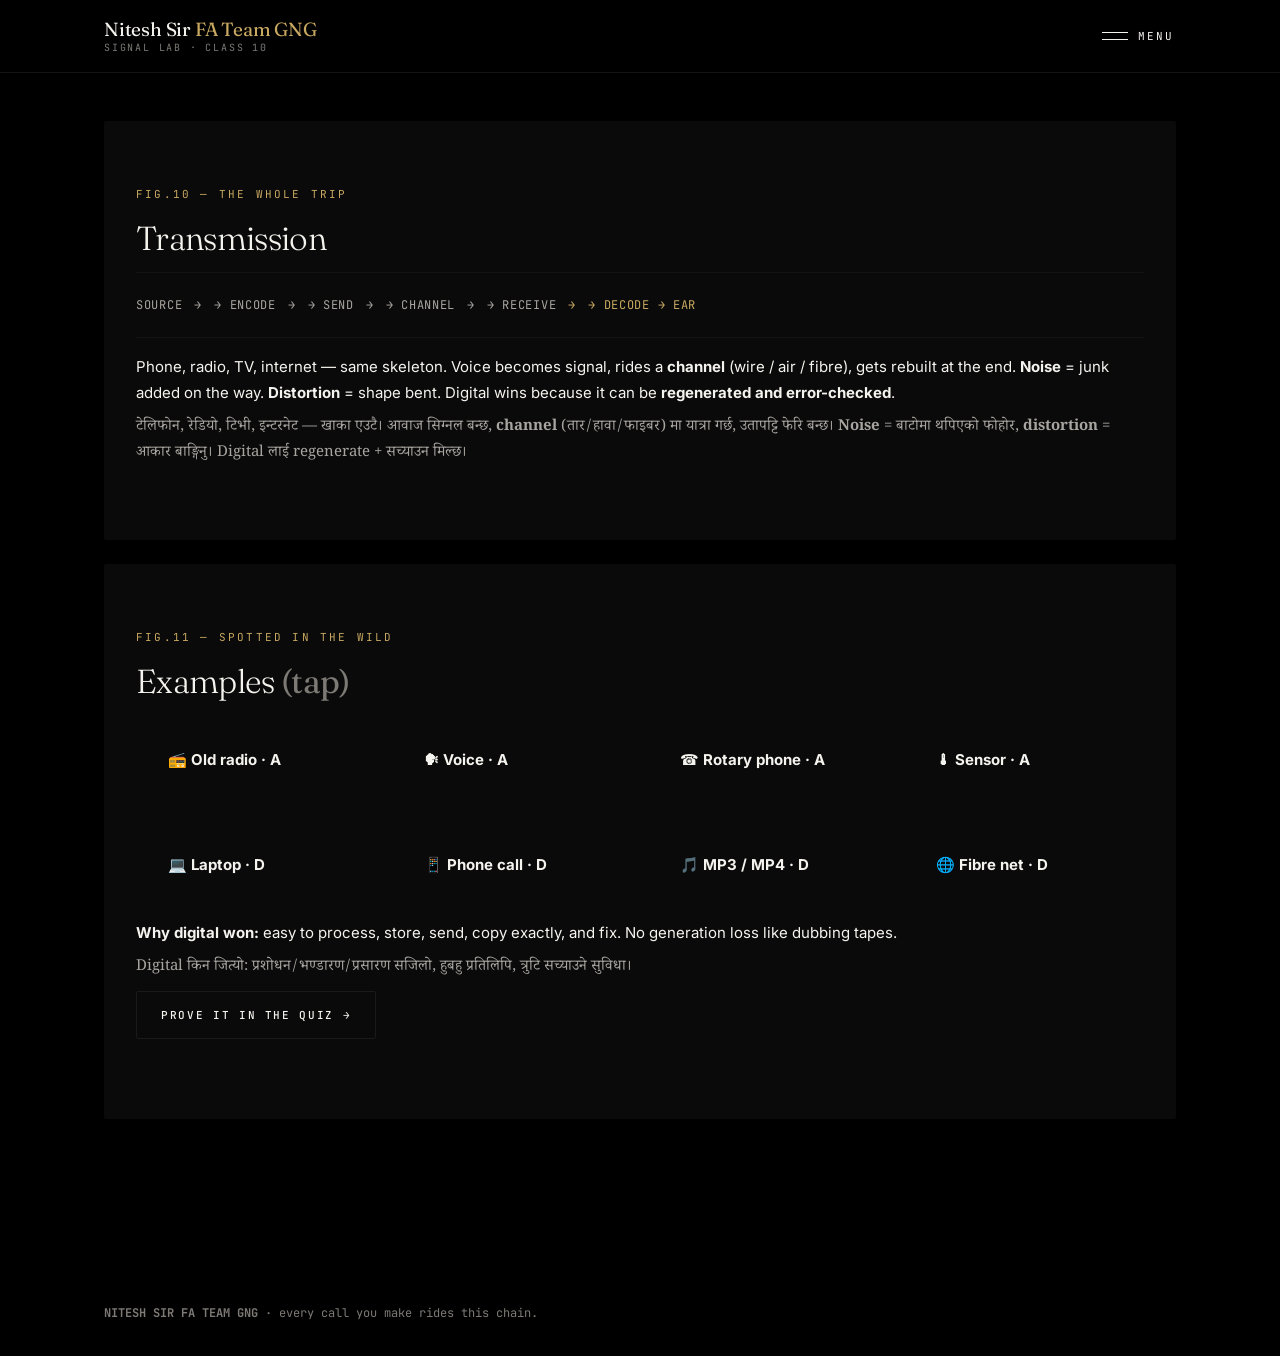
<file: transmission.html>
<!DOCTYPE html><html lang="en"><head><meta charset="UTF-8"><meta name="viewport" content="width=device-width,initial-scale=1">
<title>Transmit — Nitesh Sir FA Team GNG</title><link rel="icon" href="assets/favicon.svg" type="image/svg+xml"><link rel="stylesheet" href="style.css?v=16">
<link rel="preconnect" href="https://fonts.googleapis.com">
<link rel="preconnect" href="https://fonts.gstatic.com" crossorigin>
<link href="https://fonts.googleapis.com/css2?family=Fraunces:opsz,wght@9..144,300;9..144,400;9..144,500&family=Inter:wght@400;500;600&family=JetBrains+Mono:wght@400;500&family=Noto+Serif+Devanagari:wght@400;500&display=swap" rel="stylesheet"></head>
<body data-lang="both">
<a class="skip-link" href="#main-content">Skip to content</a>
<div id="loader" aria-hidden="true"><div class="loader-bg"></div><div class="loader-scrim"></div>
<div class="loader-inner"><div class="loader-mark">Nitesh Sir <em>FA Team GNG</em></div>
<div class="loader-sub">Signal Lab · Class 10</div>
<div class="loader-bar"><span id="loadfill"></span></div>
<div class="loader-count"><span id="loadnum">00</span> / 100</div></div></div>
<noscript><style>#loader{display:none}</style></noscript>
<header class="top"><div class="top-in">
<a class="brand" href="index.html" aria-label="Nitesh Sir FA Team GNG — Signal Lab, home"><span class="brand-name">Nitesh Sir <em>FA Team GNG</em></span><small class="brand-sub">Signal Lab · Class 10</small></a>
<button class="menu-btn" id="menubtn" aria-expanded="false" aria-controls="menupanel"><span class="menu-lines" aria-hidden="true"><span></span><span></span></span><span class="menu-word">Menu</span></button>
</div>
<div class="menupanel" id="menupanel"><nav class="pages" aria-label="Primary"><a href="index.html"><span class="navnum">01</span><span>Intro</span></a><a href="analog-digital.html"><span class="navnum">02</span><span>Signals</span></a><a href="lab.html"><span class="navnum">03</span><span>Lab</span></a><a href="binary.html"><span class="navnum">04</span><span>Binary</span></a><a href="converters.html"><span class="navnum">05</span><span>ADC·DAC</span></a><a href="transmission.html"><span class="navnum">06</span><span>Transmit</span></a><a href="quiz.html"><span class="navnum">07</span><span>Quiz</span></a><a href="exam.html"><span class="navnum">08</span><span>Exam</span></a></nav>
<div class="menu-tools"><div class="searchwrap"><input id="sin" type="search" placeholder="search…" aria-label="Search"><div id="sdrop"></div></div>
<div class="lang"><button data-l="en">EN</button><button data-l="both" class="on">EN+NE</button><button data-l="ne">NE</button></div></div>
</div></header>
<div class="wrap" id="main-content">
<div class="panel"><span class="fig">FIG.10 — THE WHOLE TRIP</span><h2>Transmission</h2>
<div class="chain"><span>SOURCE</span><span>→ ENCODE</span><span>→ SEND</span><span>→ CHANNEL</span><span>→ RECEIVE</span><span>→ DECODE → EAR</span></div>
<div class="en">Phone, radio, TV, internet — same skeleton. Voice becomes signal, rides a <b>channel</b> (wire / air / fibre), gets rebuilt at the end. <b>Noise</b> = junk added on the way. <b>Distortion</b> = shape bent. Digital wins because it can be <b>regenerated and error-checked</b>.</div>
<div class="ne">टेलिफोन, रेडियो, टिभी, इन्टरनेट — खाका एउटै। आवाज सिग्नल बन्छ, <b>channel</b> (तार/हावा/फाइबर) मा यात्रा गर्छ, उतापट्टि फेरि बन्छ। <b>Noise</b> = बाटोमा थपिएको फोहोर, <b>distortion</b> = आकार बाङ्गिनु। Digital लाई regenerate + सच्याउन मिल्छ।</div></div>
<div class="panel"><span class="fig">FIG.11 — SPOTTED IN THE WILD</span><h2>Examples <span class="thin">(tap)</span></h2>
<div class="cards">
<div class="cardx" data-toggle tabindex="0"><b>📻 Old radio · A</b><div class="more">Continuous waves carry the show.</div></div>
<div class="cardx" data-toggle tabindex="0"><b>🗣 Voice · A</b><div class="more">Air-pressure wave, smooth.</div></div>
<div class="cardx" data-toggle tabindex="0"><b>☎ Rotary phone · A</b><div class="more">Voice → wobbly current.</div></div>
<div class="cardx" data-toggle tabindex="0"><b>🌡 Sensor · A</b><div class="more">Temp → smoothly rising volts.</div></div>
<div class="cardx" data-toggle tabindex="0"><b>💻 Laptop · D</b><div class="more">Bits all the way down.</div></div>
<div class="cardx" data-toggle tabindex="0"><b>📱 Phone call · D</b><div class="more">ADC → packets → DAC.</div></div>
<div class="cardx" data-toggle tabindex="0"><b>🎵 MP3 / MP4 · D</b><div class="more">Long strings of 0/1.</div></div>
<div class="cardx" data-toggle tabindex="0"><b>🌐 Fibre net · D</b><div class="more">Light blinking in code.</div></div>
</div>
<div class="en" style="margin-top:10px"><b>Why digital won:</b> easy to process, store, send, copy exactly, and fix. No generation loss like dubbing tapes.</div>
<div class="ne">Digital किन जित्यो: प्रशोधन/भण्डारण/प्रसारण सजिलो, हुबहु प्रतिलिपि, त्रुटि सच्याउने सुविधा।</div>
<p><a class="btn solid" href="quiz.html">Prove it in the quiz →</a></p></div>
</div>
<footer><b>NITESH SIR FA TEAM GNG</b> · every call you make rides this chain.</footer>
<script src="app.js?v=20"></script></body></html>
</file>
<file: style.css>
/* NITESH SIR FA TEAM GNG — Signal Lab · pitch black luxury */
:root{
  --bg:#000000; --bg-elevated:#0a0a0a; --bg-hover:#111111; --bg-active:#161616; --bg-subtle:#050505;
  --text:#f5f3ee; --text-dim:#a8a5a0; --text-muted:#7d7a75; --text-hint:#6b6863;
  --accent:#c9a961; --accent-dim:#8a7444; --accent-faint:#3d3422;
  --success:#7a9a7a; --error:#b06060; --info:#8a95a0;
  --analog:#d4cbb8; --digital:#c9a961;
  --border:#1a1a1a; --border-hover:#2a2a2a; --divider:#141414;
  --ease:cubic-bezier(0.22,1,0.36,1); --ease-in:cubic-bezier(0.4,0,1,1);
  --dur-fast:150ms; --dur-base:300ms; --dur-slow:500ms; --dur-xslow:800ms;
  --space-1:4px; --space-2:8px; --space-3:16px; --space-4:24px; --space-5:32px;
  --space-6:48px; --space-7:64px; --space-8:96px; --space-9:128px;
  --radius-sm:2px; --radius-md:3px; --radius-pill:999px;
  --shadow-sm:0 1px 2px rgba(0,0,0,0.6); --shadow-md:0 4px 12px rgba(0,0,0,0.5);
  --shadow-lg:0 12px 40px rgba(0,0,0,0.4); --shadow-glow:0 0 24px rgba(201,169,97,0.12);
  --serif:'Fraunces','Iowan Old Style',Georgia,serif;
  --sans:'Inter',system-ui,-apple-system,'Segoe UI',sans-serif;
  --mono:'JetBrains Mono',ui-monospace,'SF Mono',Menlo,monospace;
  --dev:'Noto Serif Devanagari','Fraunces',serif;
  --fs-xs:clamp(11px,0.7vw,12px); --fs-sm:clamp(13px,0.85vw,14px);
  --fs-base:clamp(15px,1vw,17px); --fs-lg:clamp(18px,1.2vw,20px);
  --fs-xl:clamp(22px,1.8vw,28px); --fs-2xl:clamp(28px,2.6vw,40px);
  --fs-3xl:clamp(38px,4vw,56px); --fs-4xl:clamp(52px,6vw,88px);
  --fs-5xl:clamp(72px,9vw,140px);
}
*{box-sizing:border-box}
html{scroll-behavior:smooth}
body{margin:0;background:var(--bg);color:var(--text);font-family:var(--sans);line-height:1.7;font-size:var(--fs-base);-webkit-font-smoothing:antialiased;overflow-x:clip}
::selection{background:var(--accent-faint);color:var(--text)}
a{color:inherit}
h1,h2,h3{font-family:var(--serif);font-weight:300;letter-spacing:-0.02em;line-height:1.08;margin:0 0 var(--space-3);color:var(--text);text-transform:none}
h1{font-size:var(--fs-3xl)}
h2{font-size:var(--fs-2xl)}
h3{font-size:var(--fs-xl);font-weight:400}
p{margin:0 0 var(--space-3)}
button:focus-visible,a:focus-visible,input:focus-visible,[tabindex]:focus-visible{outline:1px solid var(--accent);outline-offset:2px;animation:focusFadeIn var(--dur-fast) var(--ease)}
.skip-link{position:absolute;top:-100px;left:16px;z-index:999;padding:12px 20px;background:var(--bg-elevated);color:var(--text);border:1px solid var(--accent);border-radius:var(--radius-sm);font-family:var(--mono);font-size:12px;text-transform:uppercase;letter-spacing:0.15em;text-decoration:none;transition:top var(--dur-fast) var(--ease)}
.skip-link:focus{top:16px}

/* ============ top bar ============ */
.top{background:transparent;border-bottom:1px solid var(--divider);position:sticky;top:0;z-index:130;background:rgba(0,0,0,0.85)}
.top-in{max-width:1120px;margin:auto;display:flex;align-items:center;gap:var(--space-4);padding:0 var(--space-4);min-height:72px;flex-wrap:wrap}
.brand{text-decoration:none;line-height:1.2;flex-shrink:0}
.brand-name{font-family:var(--serif);font-weight:400;font-size:19px;letter-spacing:-0.01em;color:var(--text);display:block}
.brand-name em{font-style:normal;color:var(--accent)}
.brand-sub{display:block;font-family:var(--mono);font-size:10px;letter-spacing:0.18em;text-transform:uppercase;color:var(--text-muted);margin-top:2px}
.mark{display:flex;align-items:center;gap:10px;text-decoration:none;flex-shrink:0}
.mark svg{width:32px;height:32px}
.mark b{font-family:var(--serif);font-weight:400;font-size:16px;color:var(--text);display:block;line-height:1.2}
.mark small{font-family:var(--mono);font-size:10px;color:var(--text-muted);letter-spacing:0.14em;text-transform:uppercase}
nav.pages{display:flex;gap:var(--space-3);flex-wrap:nowrap;overflow-x:auto;flex:1;scrollbar-width:thin}
nav.pages a{position:relative;font-family:var(--sans);font-size:13px;font-weight:500;text-transform:uppercase;letter-spacing:0.08em;text-decoration:none;color:var(--text-dim);padding:6px 2px;white-space:nowrap;transition:color var(--dur-fast) var(--ease)}
nav.pages a::after{content:"";position:absolute;left:0;bottom:-3px;height:1px;width:100%;background:var(--accent);transform:scaleX(0);transform-origin:left;transition:transform var(--dur-base) var(--ease)}
nav.pages a:hover{color:var(--text)}
nav.pages a:hover::after,nav.pages a.on::after{transform:scaleX(1)}
nav.pages a.on{color:var(--text)}
.tools{display:flex;gap:var(--space-3);align-items:center;flex-shrink:0;margin-left:auto}
.menu-btn{display:flex;align-items:center;gap:10px;background:transparent;border:0;color:var(--text);cursor:pointer;font-family:var(--mono);font-size:11px;letter-spacing:0.18em;text-transform:uppercase;padding:10px 2px;margin-left:auto}
.menu-lines{display:grid;gap:6px}
.menu-lines span{display:block;width:26px;height:1px;background:var(--text);transition:transform var(--dur-base) var(--ease),background var(--dur-fast) var(--ease)}
.menu-btn:hover .menu-lines span{background:var(--accent)}
body.menu-open .menu-lines span:first-child{transform:translateY(3.5px) rotate(45deg)}
body.menu-open .menu-lines span:last-child{transform:translateY(-3.5px) rotate(-45deg)}
.menupanel{position:fixed;top:0;right:0;bottom:0;z-index:110;width:min(430px,92vw);background:rgba(0,0,0,0.97);backdrop-filter:blur(14px);-webkit-backdrop-filter:blur(14px);border-left:1px solid var(--divider);padding:96px var(--space-5) var(--space-5);overflow-y:auto;opacity:0;visibility:hidden;transform:translateX(100%);transition:opacity var(--dur-base) var(--ease),transform var(--dur-base) var(--ease),visibility var(--dur-base)}
body.menu-open .menupanel{opacity:1;visibility:visible;transform:none}
#scrim{position:fixed;inset:0;z-index:105;background:rgba(0,0,0,0.6);opacity:0;visibility:hidden;transition:opacity var(--dur-base) var(--ease),visibility var(--dur-base)}
body.menu-open{overflow:hidden}
body.menu-open #scrim{opacity:1;visibility:visible}
.menupanel nav.pages{display:grid;gap:2px;max-width:1120px;margin:0 auto;overflow:visible}
.menupanel nav.pages a{display:flex;align-items:baseline;gap:var(--space-3);font-family:var(--serif);font-weight:300;font-size:clamp(24px,3vw,34px);letter-spacing:-0.01em;text-transform:none;color:var(--text-dim);padding:8px 2px;opacity:0;transform:translateY(14px);transition:opacity var(--dur-base) var(--ease),transform var(--dur-base) var(--ease),color var(--dur-fast) var(--ease)}
body.menu-open .menupanel nav.pages a{opacity:1;transform:none}
body.menu-open .menupanel nav.pages a:nth-child(1){transition-delay:40ms}
body.menu-open .menupanel nav.pages a:nth-child(2){transition-delay:80ms}
body.menu-open .menupanel nav.pages a:nth-child(3){transition-delay:120ms}
body.menu-open .menupanel nav.pages a:nth-child(4){transition-delay:160ms}
body.menu-open .menupanel nav.pages a:nth-child(5){transition-delay:200ms}
body.menu-open .menupanel nav.pages a:nth-child(6){transition-delay:240ms}
body.menu-open .menupanel nav.pages a:nth-child(7){transition-delay:280ms}
body.menu-open .menupanel nav.pages a:nth-child(8){transition-delay:320ms}
.menupanel nav.pages a::after{display:none}
.menupanel nav.pages a:hover{color:var(--text)}
.menupanel nav.pages a.on{color:var(--text)}
.menupanel .navnum{font-family:var(--mono);font-size:11px;letter-spacing:0.14em;color:var(--accent)}
.menu-tools{max-width:1120px;margin:var(--space-4) auto 0;display:flex;gap:var(--space-5);align-items:center;flex-wrap:wrap;border-top:1px solid var(--divider);padding-top:var(--space-4)}
.menupanel .menu-tools{flex-direction:column;align-items:stretch;max-width:none}
.menu-tools .searchwrap{flex:1;min-width:220px}
.menu-tools .searchwrap input{width:100%;font-size:15px;padding:10px 2px}
.searchwrap{position:relative}
.searchwrap input{font-family:var(--mono);font-size:12px;background:transparent;border:0;border-bottom:1px solid var(--border);color:var(--text);padding:6px 2px;width:170px;transition:border-color var(--dur-fast) var(--ease)}
.searchwrap input::placeholder{color:var(--text-hint)}
.searchwrap input:focus{outline:none;border-bottom-color:var(--accent)}
#sdrop{position:absolute;top:36px;right:0;width:300px;background:var(--bg-elevated);border:1px solid var(--border);border-radius:var(--radius-sm);box-shadow:var(--shadow-md);display:none;overflow:hidden;z-index:60}
#sdrop a{display:block;padding:10px 14px;text-decoration:none;border-bottom:1px solid var(--divider);font-size:13px;color:var(--text-dim)}
#sdrop a:hover{background:var(--bg-hover);color:var(--text)}
.lang{display:flex;gap:10px;align-items:center}
.lang button{border:0;background:transparent;font-family:var(--mono);font-size:11px;letter-spacing:0.08em;color:var(--text-muted);cursor:pointer;padding:4px 2px;position:relative;transition:color var(--dur-fast) var(--ease)}
.lang button:hover{color:var(--text)}
.lang button.on{color:var(--text)}
.lang button.on::after{content:"";position:absolute;left:0;right:0;bottom:-2px;height:1px;background:var(--accent)}

/* ============ layout ============ */
.wrap{max-width:1120px;margin:auto;padding:var(--space-4) var(--space-4) var(--space-8)}
section.block,div.panel{padding-top:var(--space-7);padding-bottom:var(--space-7)}
.panel{background:var(--bg-elevated);border:0;border-radius:var(--radius-sm);padding:var(--space-5);margin:var(--space-4) 0;box-shadow:none;color:var(--text)}
.eyebrow{display:block;font-family:var(--mono);font-size:11px;letter-spacing:0.2em;text-transform:uppercase;color:var(--accent);margin-bottom:var(--space-3)}
p.small{font-size:var(--fs-sm);color:var(--text-dim)}
.thin{color:var(--text-muted);font-weight:400}

/* ============ hero ============ */
.hero{padding:var(--space-9) 0 var(--space-8)}
.hero-copy{max-width:880px}
.hero h1{font-size:var(--fs-4xl);letter-spacing:-0.03em;line-height:1.0;margin:var(--space-3) 0}
.hero h1 em{font-style:normal;color:var(--accent)}
.ne-big{font-family:var(--dev);font-size:var(--fs-lg);color:var(--text-dim);margin-bottom:var(--space-3)}
.lede{font-size:17px;color:var(--text-dim);max-width:56ch}
.type{min-height:1.6em;font-family:var(--mono);font-size:13px;letter-spacing:0.05em;color:var(--text-muted);margin-top:var(--space-3)}
.type .caret{display:inline-block;width:8px;height:1.1em;background:var(--accent);vertical-align:-2px;animation:blink 1.2s steps(1) infinite}
@keyframes blink{50%{opacity:0}}
.btnrow{display:flex;gap:var(--space-3);margin-top:var(--space-4);flex-wrap:wrap}
.btn{font-family:var(--mono);font-weight:500;font-size:11px;letter-spacing:0.15em;text-transform:uppercase;background:transparent;border:1px solid var(--border);border-radius:var(--radius-sm);color:var(--text);padding:14px 24px;cursor:pointer;text-decoration:none;display:inline-block;box-shadow:none;transition:border-color var(--dur-fast) var(--ease),color var(--dur-fast) var(--ease),background var(--dur-fast) var(--ease)}
.btn:hover{border-color:var(--accent);color:var(--accent)}
.btn:active{background:var(--bg-active)}
.progress-line{font-family:var(--mono);font-size:11px;letter-spacing:0.12em;color:var(--text-muted);margin-top:var(--space-4)}
.progress-line .progress-num{color:var(--accent)}
.stage{margin-top:var(--space-6);box-shadow:var(--shadow-glow)}
canvas.screen{width:100%;height:320px;display:block;background:var(--bg);border:0;border-radius:var(--radius-sm)}
.stage-cap{display:flex;justify-content:space-between;font-family:var(--mono);font-size:11px;letter-spacing:0.08em;color:var(--text-muted);margin-top:var(--space-2)}

/* ============ content blocks ============ */
.en{margin:10px 0;color:var(--text)}
.ne{margin:10px 0;color:var(--text-dim);font-family:var(--dev)}
body[data-lang="en"] .ne{display:none}
body[data-lang="ne"] .en{display:none}
.grid2{display:grid;grid-template-columns:1fr 1fr;gap:var(--space-4)}
.cardx{background:var(--bg-elevated);border:0;border-radius:var(--radius-sm);padding:var(--space-5);cursor:pointer;transition:background var(--dur-base) var(--ease)}
.cardx:hover{background:var(--bg-hover)}
.cardx .more{display:none;font-size:var(--fs-sm);color:var(--text-dim);margin-top:var(--space-2)}
.cardx.open .more{display:block}
.cards{display:grid;grid-template-columns:repeat(auto-fit,minmax(240px,1fr));gap:var(--space-3)}
.chain{display:flex;align-items:center;gap:0;flex-wrap:wrap;margin:var(--space-3) 0;padding:var(--space-3) 0;border-top:1px solid var(--divider);border-bottom:1px solid var(--divider)}
.chain span{font-family:var(--mono);font-size:12px;letter-spacing:0.06em;color:var(--text-dim);padding:6px 0}
.chain span+span::before{content:"→";color:var(--text-faint);margin:0 12px}
.chain span:last-child{color:var(--accent)}
.bar{height:2px;background:var(--divider);border-radius:0;margin-top:var(--space-2);overflow:hidden}
.bar-fill{height:100%;width:0%;background:var(--accent);transition:width 500ms var(--ease)}
.callout{background:var(--bg-elevated);border-radius:var(--radius-sm);padding:var(--space-4);margin-top:var(--space-3)}
.darkbox{background:var(--bg-elevated);border:0;border-radius:var(--radius-sm);padding:var(--space-4)}
.darkbox canvas{width:100%;height:180px;display:block;background:var(--bg);border:0;border-radius:var(--radius-sm)}
table{width:100%;border-collapse:collapse;font-size:var(--fs-sm);background:transparent}
th,td{border:0;border-bottom:1px solid var(--divider);padding:14px 8px;text-align:left;vertical-align:top;color:var(--text-dim)}
th{font-family:var(--mono);font-size:11px;letter-spacing:0.12em;text-transform:uppercase;color:var(--text-muted);font-weight:500}
td:first-child{font-family:var(--mono);color:var(--text)}

/* ============ learning path ============ */
.path-card{position:relative;background:var(--bg-elevated);border:0;border-radius:var(--radius-sm);padding:var(--space-5);transition:background var(--dur-base) var(--ease)}
.path-card:hover{background:var(--bg-hover)}
.path-step{font-family:var(--serif);font-weight:300;font-size:32px;color:var(--text-muted);display:block;line-height:1}
.path-title{font-size:16px;font-weight:500;color:var(--text);margin:var(--space-2) 0;transition:color var(--dur-base) var(--ease)}
.path-meta{font-family:var(--mono);font-size:11px;letter-spacing:0.08em;text-transform:uppercase;color:var(--text-muted)}
.path-card.done .path-title{color:var(--accent)}
.path-card.done::before{content:"";position:absolute;left:0;top:0;bottom:0;width:2px;background:var(--accent)}
.path-card.done{background:var(--bg-hover)}
.donebtn{margin-top:var(--space-3)}

/* ============ deck ============ */
.deck{border:0;background:transparent;color:var(--text)}
.deck-view{overflow:hidden}
.deck-track{display:flex;transition:transform 600ms var(--ease),opacity 300ms var(--ease)}
.deck-track.shift{opacity:0.35}
.slide{min-width:100%;box-sizing:border-box;padding:var(--space-6) 0}
.slide .snum{font-family:var(--mono);color:var(--accent);font-size:11px;letter-spacing:0.18em;text-transform:uppercase}
.slide h3{font-size:clamp(30px,3.4vw,44px);font-weight:300;margin:var(--space-2) 0;color:var(--text)}
.slide p{color:var(--text-dim);max-width:60ch;font-size:17px}
.slide .ne-line{color:var(--analog);font-family:var(--dev)}
.deck-bar{display:flex;align-items:center;gap:var(--space-3);padding:var(--space-3) 0;border:0}
.dbtn{font-family:var(--mono);font-size:12px;letter-spacing:0.1em;background:transparent;border:0;color:var(--text-muted);cursor:pointer;padding:6px 2px;transition:color var(--dur-fast) var(--ease)}
.dbtn:hover{color:var(--accent)}
.dots{display:flex;gap:8px;flex:1;justify-content:center}
.dot{width:24px;height:1px;border:0;border-radius:0;background:var(--text-faint);cursor:pointer;padding:0;transition:background var(--dur-base) var(--ease)}
.dot.on{background:var(--accent)}
.dcount{font-family:var(--mono);font-size:11px;color:var(--text-muted);white-space:nowrap}

/* ============ lab ============ */
.toolbar{display:flex;gap:var(--space-4);flex-wrap:wrap;align-items:center;font-family:var(--mono);font-size:12px;letter-spacing:0.06em;color:var(--text-muted);margin:var(--space-3) 0}
.toolbar input[type=range]{accent-color:var(--accent);width:140px}
.seg{display:flex;gap:var(--space-3)}
.seg button{border:0;background:transparent;font-family:var(--mono);font-weight:500;font-size:12px;letter-spacing:0.1em;text-transform:uppercase;padding:8px 2px;cursor:pointer;color:var(--text-muted);position:relative;transition:color var(--dur-fast) var(--ease)}
.seg button:hover{color:var(--text)}
.seg button.on{color:var(--text)}
.seg button.on::after{content:"";position:absolute;left:0;right:0;bottom:0;height:1px;background:var(--accent)}
.knobs{display:flex;gap:var(--space-2);flex-wrap:wrap;margin:var(--space-2) 0}
.knobbtn{font-family:var(--mono);font-weight:500;font-size:11px;letter-spacing:0.12em;text-transform:uppercase;border:1px solid var(--border);background:transparent;color:var(--text-dim);border-radius:var(--radius-sm);padding:10px 18px;cursor:pointer;transition:border-color var(--dur-fast) var(--ease),color var(--dur-fast) var(--ease)}
.knobbtn:hover{border-color:var(--accent);color:var(--accent)}
.knobbtn.live{border-color:var(--accent);color:var(--accent)}
.bits{display:flex;gap:var(--space-2);flex-wrap:wrap}
.bit{width:64px;height:64px;border:1px solid var(--border);border-radius:var(--radius-sm);background:transparent;font-family:var(--mono);font-weight:500;font-size:22px;color:var(--text-muted);cursor:pointer;transition:border-color var(--dur-fast) var(--ease),color var(--dur-fast) var(--ease)}
.bit:hover{border-color:var(--border-hover);color:var(--text)}
.bit.on{border-color:var(--accent);color:var(--accent)}
.readout{font-family:var(--mono);font-size:13px;color:var(--text-dim);margin-top:var(--space-2);letter-spacing:0.06em}
.bulbring{display:grid;grid-template-columns:auto 1fr;gap:var(--space-4);align-items:center;background:var(--bg-elevated);border-radius:var(--radius-sm);padding:var(--space-4)}
.bulb{width:88px;height:88px;border-radius:50%;display:grid;place-items:center;font-size:36px;background:var(--bg-subtle);border:1px solid var(--border);transition:border-color var(--dur-slow) var(--ease),box-shadow var(--dur-slow) var(--ease)}
.bulb.lit{border-color:var(--accent-dim);box-shadow:var(--shadow-glow)}
.sw{width:88px;height:44px;border-radius:var(--radius-pill);background:var(--bg-subtle);border:1px solid var(--border);position:relative;cursor:pointer;transition:border-color var(--dur-base) var(--ease)}
.sw::after{content:"";position:absolute;top:5px;left:6px;width:30px;height:30px;border-radius:50%;background:var(--text-muted);transition:left var(--dur-base) var(--ease),background var(--dur-base) var(--ease)}
.sw.on{border-color:var(--accent-dim)}
.sw.on::after{left:50px;background:var(--accent)}

/* ============ quiz ============ */
.hud{margin:var(--space-3) 0}
.hud-row{display:flex;justify-content:space-between;align-items:center;font-family:var(--mono);font-size:12px;color:var(--text-muted);gap:var(--space-2);flex-wrap:wrap}
.quiz-foot{display:flex;gap:var(--space-3);align-items:center;flex-wrap:wrap;margin-top:var(--space-3)}
#score{font-family:var(--mono);font-size:13px;color:var(--text-dim)}
.q{padding:var(--space-4) 0;border-top:1px solid var(--divider);position:relative}
.q .qtag{font-family:var(--mono);font-size:10px;letter-spacing:0.14em;text-transform:uppercase;color:var(--text-muted)}
.opt{display:block;width:100%;text-align:left;margin:var(--space-2) 0;padding:18px 22px;border-radius:var(--radius-sm);border:1px solid var(--border);background:transparent;color:var(--text-dim);cursor:pointer;font-size:var(--fs-base);transition:border-color var(--dur-fast) var(--ease),background var(--dur-fast) var(--ease)}
.opt:hover{background:var(--bg-hover);border-color:var(--border-hover);color:var(--text)}
.opt:disabled{cursor:default}
.opt.picked-ok,.opt.show-ok{border-color:var(--success);color:var(--success);background:var(--bg-elevated)}
.opt.picked-bad{border-color:var(--error);color:var(--error);background:var(--bg-elevated)}
.opt.dim{opacity:0.45}
.q.locked-ok .qtag{color:var(--success)}
.q.locked-bad .qtag{color:var(--error)}
.why{font-size:var(--fs-sm);color:var(--text-dim);margin-top:var(--space-2);display:none;animation:rise 500ms var(--ease)}
@keyframes rise{from{opacity:0;transform:translateY(12px)}to{opacity:1;transform:none}}
#toast{position:fixed;left:50%;bottom:24px;transform:translateX(-50%) translateY(8px);background:var(--bg-elevated);color:var(--text-dim);font-family:var(--mono);font-size:12px;letter-spacing:0.04em;padding:12px 22px;border-radius:var(--radius-sm);border:1px solid var(--border);opacity:0;transition:opacity var(--dur-base) var(--ease),transform var(--dur-base) var(--ease);z-index:99;max-width:92vw;text-align:center}
#toast.show{opacity:1;transform:translateX(-50%) translateY(0)}
.flashgrid{display:grid;grid-template-columns:repeat(auto-fit,minmax(220px,1fr));gap:var(--space-3)}
.flash{perspective:700px;cursor:pointer}
.fin{position:relative;min-height:160px;transform-style:preserve-3d;transition:transform 500ms var(--ease)}
.flash.flip .fin{transform:rotateY(180deg)}
.face{position:absolute;inset:0;display:grid;place-items:center;text-align:center;padding:var(--space-4);border-radius:var(--radius-sm);backface-visibility:hidden;background:var(--bg-elevated);font-family:var(--serif);font-size:19px;color:var(--text)}
.face small{font-family:var(--mono);font-size:10px;letter-spacing:0.14em;color:var(--text-muted);text-transform:uppercase}
.fb{transform:rotateY(180deg);color:var(--accent)}

/* ============ reveal ============ */
.rv{opacity:0;transform:translateY(12px);transition:opacity 500ms var(--ease),transform 500ms var(--ease)}
.rv.in{opacity:1;transform:none}
@media(prefers-reduced-motion:reduce){*{animation:none!important;transition:none!important}html{scroll-behavior:auto}.rv{opacity:1;transform:none}.ticker div{animation:none}}

/* ============ footer ============ */
footer{padding:var(--space-7) var(--space-4) var(--space-5);text-align:left;max-width:1120px;margin:auto;font-family:var(--mono);font-size:12px;color:var(--text-muted)}
footer .brand-name{font-size:17px}
footer p{margin:var(--space-2) 0 0;letter-spacing:0.04em}

/* ============ transitional aliases (removed as pages land) ============ */
.ticker{display:none!important}
.btn.solid,.btn.light,.btn.ghost{background:transparent;border:1px solid var(--border);color:var(--text);box-shadow:none}
.btn.solid:hover,.btn.light:hover,.btn.ghost:hover{border-color:var(--accent);color:var(--accent)}
.fig{display:block;font-family:var(--mono);font-size:11px;letter-spacing:0.2em;text-transform:uppercase;color:var(--accent);margin-bottom:var(--space-3)}
.limebox{background:var(--bg-elevated);border-radius:var(--radius-sm);padding:var(--space-4);margin-top:var(--space-3)}
.stickers{display:flex;gap:var(--space-2);flex-wrap:wrap;margin:var(--space-2) 0}
.st{font-family:var(--mono);font-size:11px;letter-spacing:0.1em;text-transform:uppercase;color:var(--text-muted)}
.scope{margin-top:var(--space-6)}
.progress-meter{font-family:var(--mono);font-size:11px;letter-spacing:0.12em;color:var(--text-muted)}
.progress-meter .progress-num{color:var(--accent)}
.meta{display:flex;gap:var(--space-3);font-family:var(--mono);font-size:12px;color:var(--text-muted);flex-wrap:wrap}
.panel.tight{box-shadow:none}
.iconbtn{border:1px solid var(--border);background:transparent;border-radius:var(--radius-pill);padding:7px 12px;cursor:pointer;font-family:var(--mono);font-size:12px;color:var(--text-dim)}

/* ============ responsive ============ */
@media(max-width:860px){.grid2{grid-template-columns:1fr}.bulbring{grid-template-columns:1fr}.searchwrap input{width:120px}}
@media(max-width:640px){
.top-in{gap:var(--space-2);padding:8px var(--space-3)}
nav.pages{flex-basis:100%;order:2;padding-bottom:4px}
.tools{flex-basis:100%;order:3}
.searchwrap{flex:1}
.searchwrap input{width:100%}
.hero{padding:var(--space-7) 0 var(--space-6)}
.wrap{padding:var(--space-3) var(--space-3) var(--space-6)}
.panel{padding:var(--space-4)}
canvas.screen{height:240px}
.slide{padding:var(--space-4) 0}
}

/* ============ MOTION — loader, nav, scrollytelling ============ */
#loader{position:fixed;inset:0;z-index:200;background:var(--bg);display:grid;place-items:center;transition:transform 800ms var(--ease),visibility 800ms}
#loader .loader-bg{position:absolute;inset:0;background:url("assets/loader-bg.jpg") center 30%/cover no-repeat,radial-gradient(600px 300px at 50% 40%,rgba(201,169,97,0.14),transparent 70%)}
#loader .loader-scrim{position:absolute;inset:0;background:rgba(0,0,0,0.68)}
#loader .loader-inner{position:relative;text-align:center;padding:0 var(--space-4)}
#loader .loader-mark{font-family:var(--serif);font-size:clamp(28px,4vw,44px);color:var(--text)}
#loader .loader-mark em{font-style:normal;color:var(--accent)}
#loader .loader-sub{font-family:var(--mono);font-size:11px;letter-spacing:0.22em;text-transform:uppercase;color:var(--text-muted);margin-top:var(--space-2)}
#loader .loader-bar{width:min(320px,60vw);height:1px;background:var(--border);margin:var(--space-4) auto 0;position:relative}
#loader .loader-bar span{position:absolute;left:0;top:0;bottom:0;width:0%;background:var(--accent)}
#loader .loader-count{font-family:var(--mono);font-size:11px;letter-spacing:0.12em;color:var(--text-muted);margin-top:var(--space-2)}
body.loading-done #loader{transform:translateY(-100%);visibility:hidden;pointer-events:none}
#scrollbar{position:fixed;top:0;left:0;height:2px;width:100%;background:var(--accent);transform:scaleX(0);transform-origin:left;z-index:120}
.top{transition:transform var(--dur-base) var(--ease),background var(--dur-base) var(--ease),border-color var(--dur-base) var(--ease)}
body.nav-hidden .top{transform:translateY(-100%)}
.top.solid{background:rgba(0,0,0,0.9);backdrop-filter:blur(12px);-webkit-backdrop-filter:blur(12px);border-bottom-color:var(--border)}
.top-in>*{animation:none}
body.ready .top-in>*{animation:navIn 600ms var(--ease) backwards}
body.ready .top-in>*:nth-child(2){animation-delay:80ms}
body.ready .top-in>*:nth-child(3){animation-delay:160ms}
@keyframes navIn{from{opacity:0;transform:translateY(-10px)}to{opacity:1;transform:none}}
.rise{opacity:0}
body.ready .rise{animation:riseIn 800ms var(--ease) forwards;animation-delay:var(--d,0ms)}
@keyframes riseIn{from{opacity:0;transform:translateY(28px)}to{opacity:1;transform:none}}
.scroll-cue{display:flex;align-items:center;gap:var(--space-2);font-family:var(--mono);font-size:10px;letter-spacing:0.2em;text-transform:uppercase;color:var(--text-muted);margin-top:var(--space-5)}
.scroll-cue::after{content:"";width:1px;height:44px;background:linear-gradient(var(--accent),transparent);animation:cueDrop 2.2s var(--ease) infinite}
@keyframes cueDrop{0%{transform:scaleY(0);transform-origin:top}45%{transform:scaleY(1);transform-origin:top}55%{transform:scaleY(1);transform-origin:bottom}100%{transform:scaleY(0);transform-origin:bottom}}
.chapter{position:relative}
.chnum{position:absolute;top:-0.35em;right:0;font-family:var(--serif);font-weight:300;font-size:clamp(90px,12vw,180px);line-height:1;color:transparent;-webkit-text-stroke:1px var(--border);pointer-events:none;user-select:none}
.stat-row{display:flex;gap:var(--space-6);flex-wrap:wrap;margin-top:var(--space-5);padding-top:var(--space-4);border-top:1px solid var(--divider)}
.stat-num{font-family:var(--serif);font-weight:300;font-size:clamp(34px,3.4vw,52px);color:var(--text);line-height:1}
.stat-num em{font-style:normal;color:var(--accent)}
.stat-label{font-family:var(--mono);font-size:10px;letter-spacing:0.16em;text-transform:uppercase;color:var(--text-muted);margin-top:var(--space-1)}
#chapter-tag{position:fixed;left:var(--space-3);bottom:var(--space-3);z-index:90;font-family:var(--mono);font-size:10px;letter-spacing:0.16em;text-transform:uppercase;color:var(--text-muted);background:rgba(0,0,0,0.7);border:1px solid var(--border);border-radius:var(--radius-sm);padding:8px 12px;opacity:0;transition:opacity var(--dur-base) var(--ease);pointer-events:none}
#chapter-tag.show{opacity:1}
#chapter-tag b{color:var(--accent);font-weight:500}
.rv[data-from="left"]{transform:translateX(-28px)}
.rv[data-from="right"]{transform:translateX(28px)}
.rv[data-from="left"].in,.rv[data-from="right"].in{transform:none}
@media(prefers-reduced-motion:reduce){
 #loader{display:none}
 .rise{opacity:1}
 body.ready .rise,body.ready .top-in>*{animation:none}
 .scroll-cue::after{animation:none}
 #scrollbar{display:none}
 #chapter-tag{display:none}
}

.hero h1{font-size:clamp(56px,9vw,132px);letter-spacing:-0.035em;line-height:0.98}
.hero{position:relative;overflow:clip}
.backdrop{position:absolute;top:2%;left:-2%;font-family:var(--serif);font-weight:300;font-size:24vw;line-height:1;color:transparent;-webkit-text-stroke:1px #22201c;pointer-events:none;user-select:none;white-space:nowrap}
.stage{margin-left:calc(50% - 50vw);margin-right:calc(50% - 50vw);padding-left:max(16px,calc(50vw - 560px));padding-right:max(16px,calc(50vw - 560px))}
.panel.flush{background:transparent;border-top:1px solid var(--divider);border-radius:0;padding-left:0;padding-right:0}
#pathcards{display:grid;grid-template-columns:repeat(6,1fr);gap:var(--space-3)}
#pathcards .path-card:nth-child(1){grid-column:span 4}
#pathcards .path-card:nth-child(2){grid-column:span 2}
#pathcards .path-card:nth-child(n+3){grid-column:span 2}
.split .lux-img{position:sticky;top:96px;align-self:start}
ol.adv{list-style:none;margin:var(--space-4) 0 0;padding:0;counter-reset:adv;display:grid;gap:0}
ol.adv li{counter-increment:adv;display:grid;grid-template-columns:72px 1fr;gap:var(--space-3);align-items:baseline;padding:18px 0;border-top:1px solid var(--divider)}
ol.adv li:last-child{border-bottom:1px solid var(--divider)}
ol.adv li::before{content:"0" counter(adv);font-family:var(--serif);font-weight:300;font-size:38px;color:var(--accent-dim)}
ol.adv li:hover::before{color:var(--accent)}
.stage{box-shadow:none}
.stage canvas{box-shadow:var(--shadow-glow)}
@media(max-width:860px){
 #pathcards{grid-template-columns:1fr}
 #pathcards .path-card{grid-column:auto!important}
 .split .lux-img{position:static}
 .backdrop{font-size:44vw}
}

/* ============ LUX-IMG — art-directed figures ============ */
.lux-img{margin:0;position:relative;overflow:hidden;border-radius:var(--radius-sm);background:linear-gradient(135deg,var(--bg-elevated),var(--bg-subtle));aspect-ratio:16/10;border:1px solid var(--border)}
.lux-img.tall{aspect-ratio:4/5}
.lux-img img{width:100%;height:100%;object-fit:cover;display:block;filter:grayscale(1) contrast(1.06) brightness(0.82);transform:scale(1.07);transition:transform 1200ms var(--ease),filter var(--dur-slow) var(--ease)}
.lux-img.in img{transform:scale(1)}
.lux-img::after{content:"";position:absolute;inset:0;background:linear-gradient(180deg,transparent 55%,rgba(0,0,0,0.55)),linear-gradient(120deg,rgba(201,169,97,0.10),transparent 60%);pointer-events:none}
.lux-img figcaption{position:absolute;left:12px;bottom:10px;font-family:var(--mono);font-size:10px;letter-spacing:0.16em;text-transform:uppercase;color:var(--text-dim);z-index:1}
.lux-img img.img-broken{display:none}
.split{display:grid;grid-template-columns:1.05fr 0.95fr;gap:var(--space-5);align-items:center}
.path-card{overflow:hidden;padding:0}
.path-card .thumb{aspect-ratio:16/8;overflow:hidden;border-bottom:1px solid var(--divider);background:linear-gradient(135deg,var(--bg-hover),var(--bg-subtle))}
.path-card .thumb img{width:100%;height:100%;object-fit:cover;display:block;filter:grayscale(1) contrast(1.06) brightness(0.8);transform:scale(1.05);transition:transform 900ms var(--ease)}
.path-card:hover .thumb img{transform:scale(1)}
.path-card .thumb svg.diagram{width:100%;height:100%;display:block;transform:scale(1.02);transition:transform 900ms var(--ease)}
.path-card:hover .thumb svg.diagram{transform:scale(1)}
.lux-img svg.diagram{width:100%;height:100%;display:block}
.diagram .w-analog{stroke:var(--analog);fill:none;stroke-width:2}
.diagram .w-digital{stroke:var(--digital);fill:none;stroke-width:2}
.diagram .w-axis{stroke:var(--text-faint);stroke-width:1}
.diagram .w-dot{fill:var(--digital)}
.diagram .w-label{font-family:var(--mono);font-size:9px;letter-spacing:0.12em;fill:var(--text-muted)}
.diagram .w-bit{font-family:var(--mono);font-size:22px;font-weight:500}
.path-card .pbody{padding:var(--space-4) var(--space-4) var(--space-4)}
@media(max-width:860px){.split{grid-template-columns:1fr}}
@media(prefers-reduced-motion:reduce){
 .lux-img img{transform:none;transition:none}
 .path-card .thumb img{transform:none;transition:none}
}

/* ============ UNCOVER — scroll-driven details ============ */
[id]{scroll-margin-top:96px}
h1 .w,h2 .w{display:inline-block;opacity:0;transform:translateY(0.55em);transition:opacity 600ms var(--ease),transform 600ms var(--ease)}
h1.in .w,h2.in .w{opacity:1;transform:none}
canvas.screen{transition:clip-path 900ms var(--ease)}
.rv:not(.in) canvas.screen{clip-path:inset(0 0 100% 0)}
.cardx,.path-card{position:relative;isolation:isolate}
.cardx::after,.path-card::after{content:"";position:absolute;inset:0;border-radius:inherit;opacity:0;transition:opacity var(--dur-base) var(--ease);background:radial-gradient(220px circle at var(--mx,50%) var(--my,50%),rgba(201,169,97,0.09),transparent 70%);pointer-events:none;z-index:0}
.cardx:hover::after,.path-card:hover::after{opacity:1}
@media(prefers-reduced-motion:reduce){
 h1 .w,h2 .w{opacity:1;transform:none}
 canvas.screen{transition:none}
 .rv:not(.in) canvas.screen{clip-path:none}
}

/* ============ STORY QUIZ — battle mode ============ */
.sr-only{position:absolute;width:1px;height:1px;overflow:hidden;clip:rect(0 0 0 0);white-space:nowrap}
#story{position:fixed;inset:0;z-index:150;background:var(--bg)}
#story.gone{display:none}
.story-screen{position:absolute;inset:0;display:grid;place-items:center;padding:var(--space-4);opacity:0;visibility:hidden;transition:opacity 500ms var(--ease),visibility 500ms}
.story-screen.on{opacity:1;visibility:visible}
.story-inner{text-align:center;max-width:720px}
.story-inner h1{font-size:clamp(3rem,8vw,7rem)}
.story-sub{font-size:17px;color:var(--text-dim)}
.story-escape{font-family:var(--mono);font-size:11px;letter-spacing:0.1em;color:var(--text-muted);text-decoration:none}
.story-escape:hover{color:var(--accent)}
#panel-start .story-inner{position:relative}
#panel-start .story-inner::after{content:"";display:block;height:1px;width:220px;margin:var(--space-4) auto 0;background:var(--accent);opacity:0.4;animation:breathe 3s var(--ease) infinite}
@keyframes breathe{0%,100%{opacity:0.4}50%{opacity:0.7}}
#stage-video{display:block;padding:0;background:#000}
#clip{position:absolute;inset:0;width:100%;height:100%;object-fit:cover;background:#000}
#stage-video.dim #clip{filter:brightness(0.4) blur(6px)}
.clip-ui{position:absolute;top:0;left:0;right:0;display:flex;justify-content:space-between;align-items:center;padding:var(--space-3) var(--space-4);z-index:2}
#roundlabel{font-family:var(--mono);font-size:11px;letter-spacing:0.14em;text-transform:uppercase;color:var(--text-muted)}
#mutebtn{background:transparent;border:0;color:var(--text-muted);font-family:var(--mono);font-size:11px;letter-spacing:0.1em;cursor:pointer;padding:8px}
#mutebtn:hover{color:var(--text)}
#bigplay{position:absolute;inset:0;margin:auto;width:max-content;height:max-content;background:transparent;border:1px solid var(--accent);color:var(--accent);border-radius:var(--radius-sm);font-family:var(--mono);font-size:13px;letter-spacing:0.12em;padding:16px 30px;cursor:pointer;z-index:3}
#clipfallback{position:absolute;inset:0;background:#000;color:var(--text-muted);border:0;font-family:var(--mono);font-size:12px;letter-spacing:0.08em;cursor:pointer;z-index:3}
#qmodal{background:transparent}
.qdialog{background:var(--bg-elevated);border:1px solid var(--border);border-radius:var(--radius-sm);max-width:640px;width:100%;margin:auto;padding:48px;text-align:left;opacity:0;transform:translateY(8px);transition:opacity 300ms var(--ease),transform 300ms var(--ease)}
#qmodal.on .qdialog{opacity:1;transform:none}
.qdialog h3{font-size:28px;margin:var(--space-2) 0 var(--space-3)}
#qopts{display:grid;gap:12px}
.sopt{display:block;width:100%;text-align:left;background:transparent;border:1px solid var(--border);border-radius:var(--radius-sm);padding:20px 24px;color:var(--text);font-size:16px;cursor:pointer;transition:border-color var(--dur-fast) var(--ease),background var(--dur-fast) var(--ease)}
.sopt:hover{border-color:var(--border-hover);background:var(--bg-hover)}
.sopt:focus-visible{outline:1px solid var(--accent);outline-offset:2px}
.sopt .k{font-family:var(--mono);color:var(--text-muted);margin-right:10px}
.sopt:disabled{cursor:default}
.sopt.right{border-color:var(--success);color:var(--success);background:var(--bg-elevated)}
.sopt.wrong{border-color:var(--error);color:var(--error);background:var(--bg-elevated);pointer-events:none}
#qwhy{color:var(--text-dim);font-size:14px;margin-top:var(--space-3);opacity:0;transition:opacity 500ms var(--ease)}
#qwhy.show{opacity:1}
.final-score{font-family:var(--mono);font-size:24px;color:var(--text);margin:var(--space-2) 0}
#reviewlist{display:grid;gap:var(--space-2);margin-top:var(--space-2);text-align:left}
.review-card{border:1px solid var(--border);border-radius:var(--radius-sm);padding:14px 18px;font-size:14px;color:var(--text-dim)}
.review-card b{display:block;color:var(--text);font-weight:500;margin-bottom:4px}
.review-card .ra{color:var(--success)}
#story.no-anim .story-screen,#story.no-anim .qdialog,#story.no-anim #qwhy{transition:none}
@media(prefers-reduced-motion:reduce){
 .story-screen,.qdialog,#qwhy{transition:none}
 #panel-start .story-inner::after{animation:none}
}

/* ============ PRINT — clean exam sheet (print only, screen untouched) ============ */
@page{margin:1.5cm;}
@media print{
 body{background:#fff!important;color:#111!important;background-image:none!important;}
 .top,.top-in,nav.pages,.tools,.searchwrap,#sdrop,.lang,.ticker,footer,.progress-meter,.progress-line,.hud,#toast,#loader,#scrollbar,#chapter-tag,.menupanel,.menu-btn,#story,#scrim{display:none!important;}
 .wrap{max-width:none!important;padding:0!important;margin:0!important;}
 .panel,.q,.cardx,.path-card,.callout{background:#fff!important;color:#111!important;border:1px solid #999!important;box-shadow:none!important;break-inside:avoid;}
 .q button,.btn,.dbtn,.dots,.donebtn{display:none!important;}
 .why{display:block!important;background:#fff!important;color:#111!important;border-left:2px solid #111!important;}
 .eyebrow,.fig,.chain span,.q .qtag,.st,.path-step{color:#111!important;background:#fff!important;}
 .chain{flex-wrap:wrap!important;}
 .chain span{white-space:normal!important;color:#111!important;}
 .chain span+span::before{color:#999!important;}
 .chain span:last-child{color:#111!important;}
 .en,.ne{display:block!important;color:#111!important;background:#fff!important;}
 .slide{min-width:100%!important;}
 a{color:#111!important;text-decoration:none!important;}
 h1,h2,h3{color:#111!important;}
 *{text-shadow:none!important;animation:none!important;transition:none!important;}
}

/* ============================================================
   MOTION & INTERACTION
   ============================================================ */
/* reduced motion master switch */
@media (prefers-reduced-motion: reduce) {
  *, *::before, *::after {
    animation-duration: 0.001ms !important;
    animation-iteration-count: 1 !important;
    transition-duration: 0.001ms !important;
    scroll-behavior: auto !important;
  }
  [data-reveal] { opacity: 1 !important; transform: none !important; }
  [data-parallax] { transform: none !important; }
}
/* keyframes */
@keyframes correctPulse { 0%{transform:scale(1)} 50%{transform:scale(1.02)} 100%{transform:scale(1)} }
@keyframes shakeWrong { 0%,100%{transform:translateX(0)} 25%{transform:translateX(-2px)} 75%{transform:translateX(2px)} }
@keyframes checkPop { 0%{transform:scale(0);opacity:0} 60%{transform:scale(1.15);opacity:1} 100%{transform:scale(1);opacity:1} }
@keyframes focusFadeIn { from{outline-color:transparent} to{outline-color:var(--accent)} }
/* hover — buttons */
.btn, button.btn {
  transition: background var(--dur-fast) var(--ease), border-color var(--dur-fast) var(--ease), color var(--dur-fast) var(--ease);
}
.btn:hover {
  background: rgba(201, 169, 97, 0.08);
  border-color: var(--accent);
  color: var(--accent);
}
/* hover — cards */
.card-hover,
.cardx, .path-card, .q, .face {
  transition: background var(--dur-fast) var(--ease), border-color var(--dur-fast) var(--ease);
}
.card-hover:hover,
.cardx:hover, .path-card:hover, .q:hover, .face:hover {
  background: var(--bg-hover);
  border-color: var(--border-hover);
}
/* hover — canvas glow */
.stage, canvas.screen {
  transition: box-shadow var(--dur-fast) var(--ease);
}
.stage:hover, canvas.screen:hover {
  box-shadow: 0 0 32px rgba(201, 169, 97, 0.2);
}
/* press */
.btn:active, button.btn:active { transform: scale(0.98); transition: transform 100ms var(--ease); }
/* path card done-state */
.path-card { transition: background var(--dur-base) var(--ease), transform var(--dur-base) var(--ease); position: relative; }
.path-card.done { background: var(--bg-hover); transform: translateY(-2px); }
.path-card::before {
  content: ""; position: absolute; left: 0; top: 0; bottom: 0; width: 2px;
  background: var(--accent); transform: scaleX(0); transform-origin: left;
  transition: transform var(--dur-base) var(--ease);
}
.path-card.done::before { transform: scaleX(1); }
/* quiz feedback */
.opt.picked-ok { border-color: var(--success); color: var(--success); animation: correctPulse 200ms var(--ease); }
.opt.picked-bad { border-color: var(--error); color: var(--error); animation: shakeWrong 200ms var(--ease); }
/* toast */
#toast { transform: translateY(20px); opacity: 0; transition: transform var(--dur-base) var(--ease), opacity var(--dur-base) var(--ease); }
#toast.show { transform: translateY(0); opacity: 1; }
/* progress bar */
.bar-fill, #pathfill { transition: width var(--dur-slow) var(--ease); }
/* flashcards */
.flash .fin { transition: transform 500ms var(--ease); }
.flash.flip .fin { transform: rotateY(180deg); }
/* entrance reveals */
[data-reveal] { opacity: 0; transform: translateY(12px); transition: opacity var(--dur-slow) var(--ease), transform var(--dur-slow) var(--ease); will-change: opacity, transform; }
[data-reveal].revealed { opacity: 1; transform: translateY(0); will-change: auto; }
</file>
